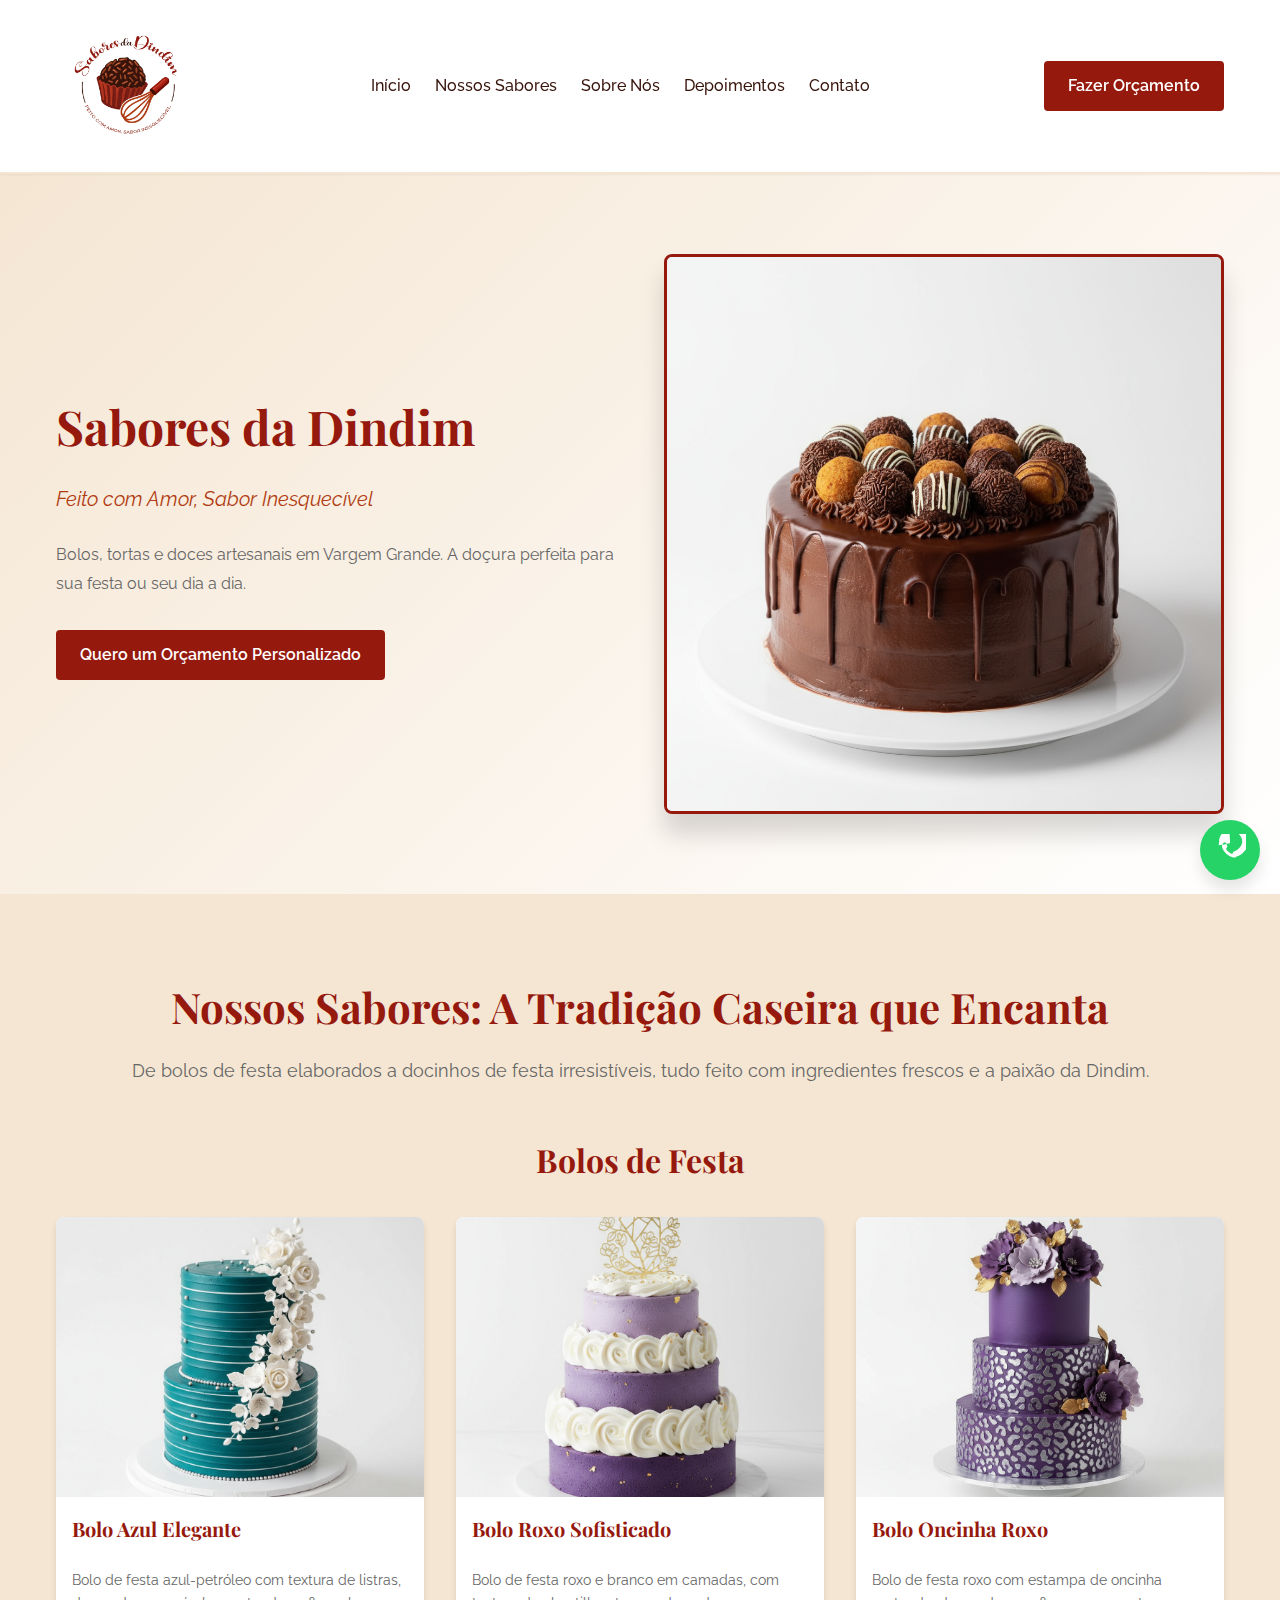
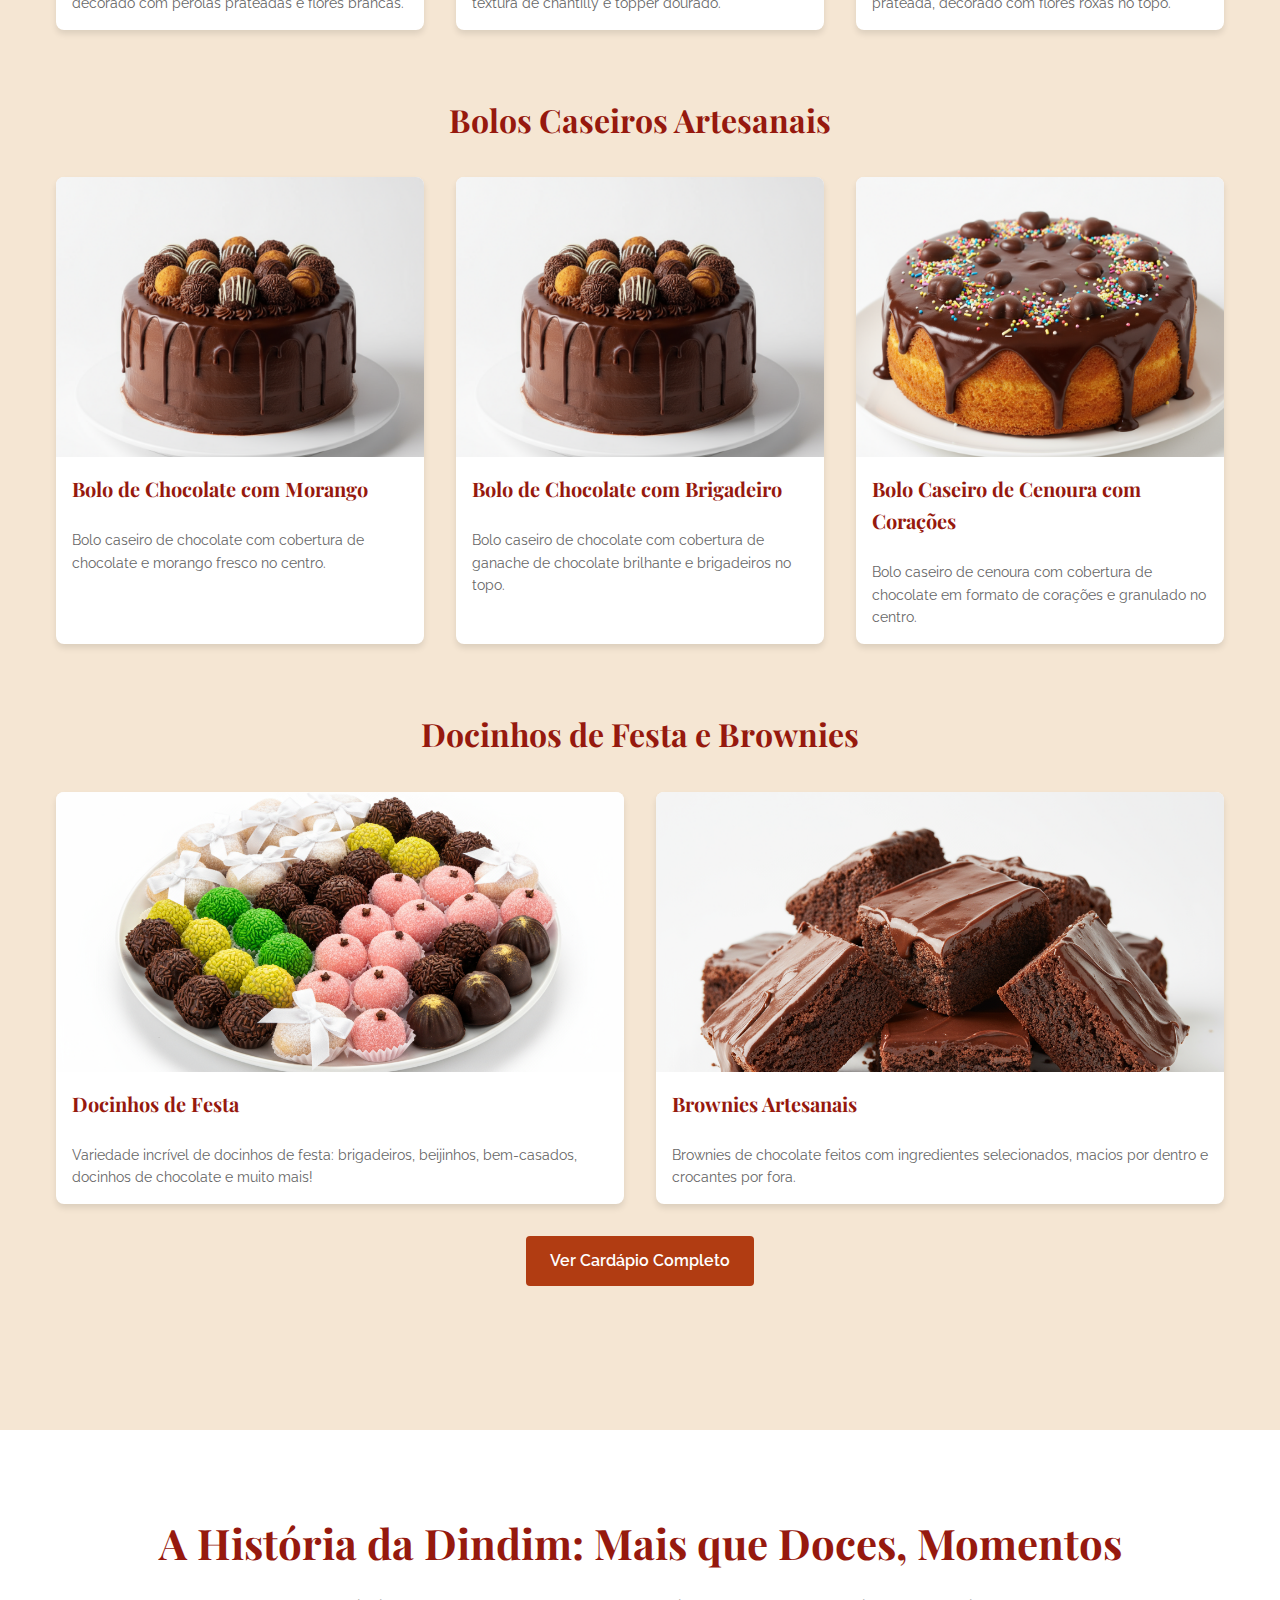
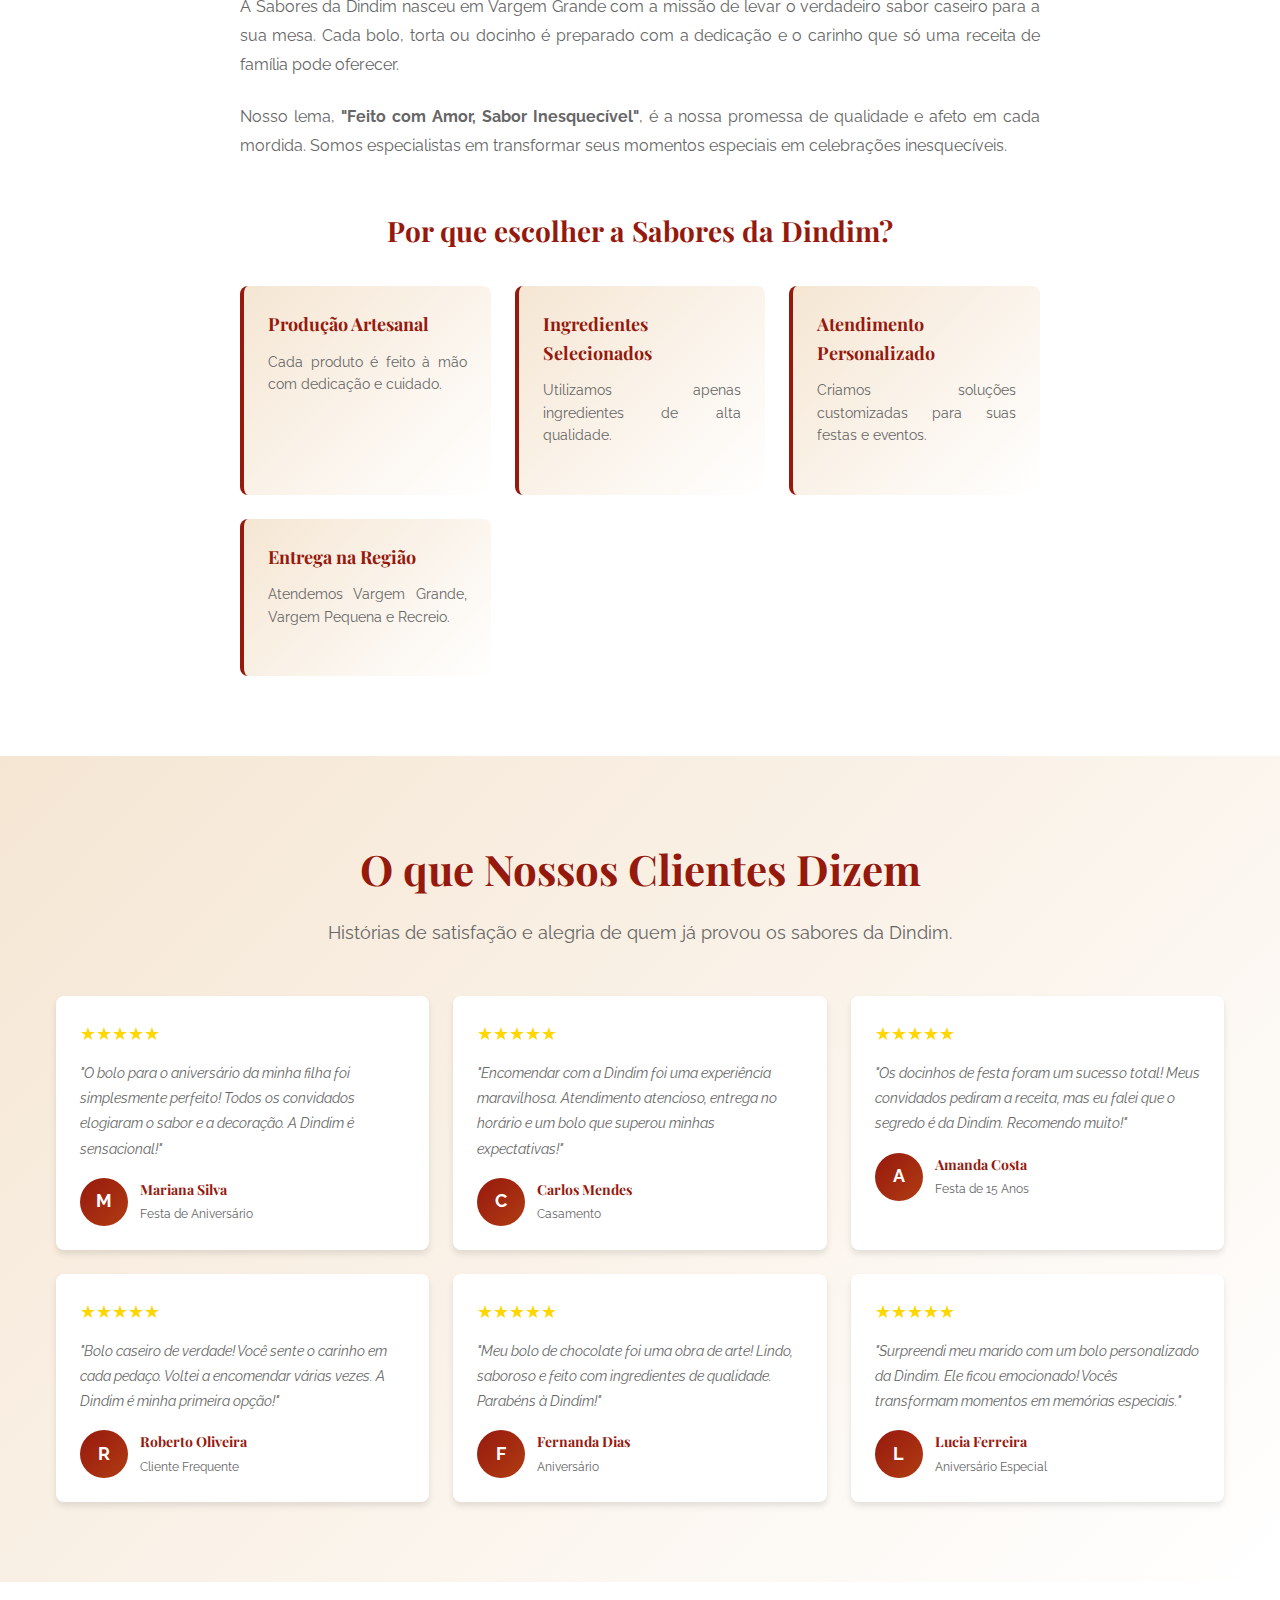
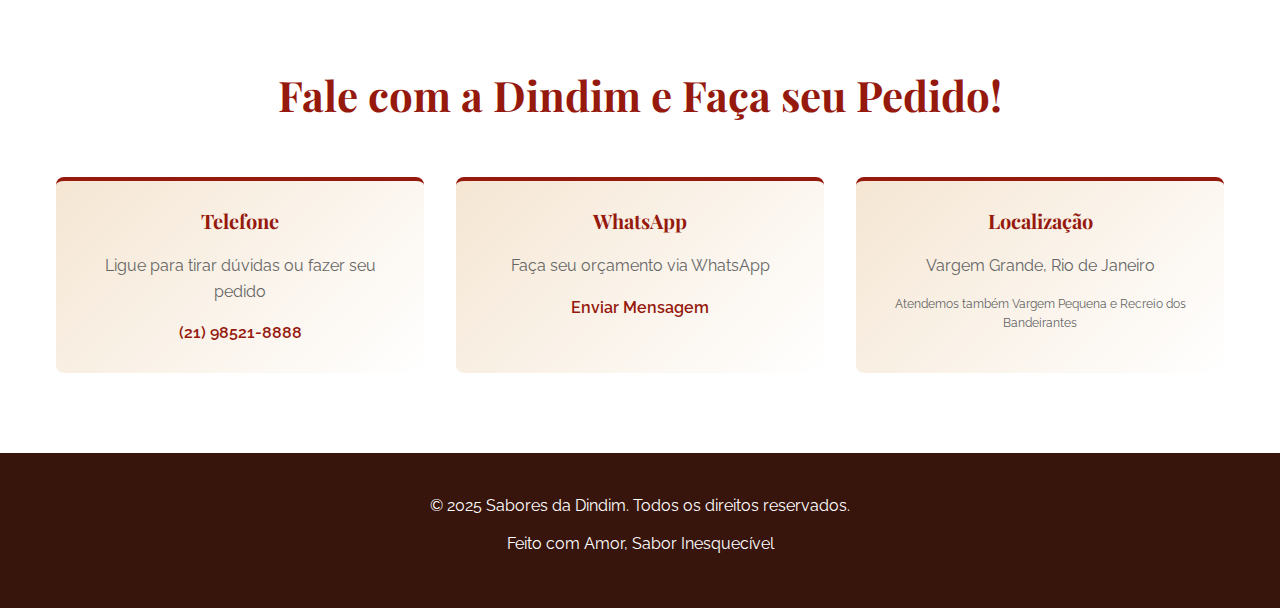
<file: index.html>
<!DOCTYPE html>
<html lang="pt-BR">
<head>
    <meta name="google-site-verification" content="nvm4ao1jgrljpBtBW4xfDtqBAr6PbMAlSoRn74NhHZM" />
    <!-- Google Tag Manager -->
<script>(function(w,d,s,l,i){w[l]=w[l]||[];w[l].push({'gtm.start':
new Date().getTime(),event:'gtm.js'});var f=d.getElementsByTagName(s)[0],
j=d.createElement(s),dl=l!='dataLayer'?'&l='+l:'';j.async=true;j.src=
'https://www.googletagmanager.com/gtm.js?id='+i+dl;f.parentNode.insertBefore(j,f);
})(window,document,'script','dataLayer','GTM-KS5BWSG8');</script>
<!-- End Google Tag Manager -->
    <!-- Google Tag Manager (noscript) -->
<noscript><iframe src="https://www.googletagmanager.com/ns.html?id=GTM-KS5BWSG8"
height="0" width="0" style="display:none;visibility:hidden"></iframe></noscript>
<!-- End Google Tag Manager (noscript) -->
    <meta name="google-site-verification" content="nvm4ao1jgrljpBtBW4xfDtqBAr6PbMAlSoRn74NhHZM" />
    <meta charset="UTF-8">
    <meta name="viewport" content="width=device-width, initial-scale=1.0">
    <meta name="description" content="Sabores da Dindim - Bolos, tortas e doces artesanais feitos com amor em Vargem Grande, Rio de Janeiro.">
    <meta name="theme-color" content="#96190E">
    <title>Sabores da Dindim - Bolos e Doces Artesanais</title>
    <link href="https://fonts.googleapis.com/css2?family=Raleway:wght@300;400;500;600;700&family=Playfair+Display:wght@700&display=swap" rel="stylesheet">
    <style>
        :root {
            --color-primary: #96190E;
            --color-secondary: #B13C12;
            --color-accent: #38150C;
            --color-dark: #38150C;
            --color-light: #F5E6D3;
            --color-white: #FFFFFF;
            --color-text: #38150C;
            --color-text-light: #666666;
            --shadow-sm: 0 1px 2px rgba(0, 0, 0, 0.05);
            --shadow-md: 0 4px 6px rgba(0, 0, 0, 0.1);
            --shadow-lg: 0 10px 15px rgba(0, 0, 0, 0.1);
            --shadow-xl: 0 20px 25px rgba(0, 0, 0, 0.15);
        }

        * {
            margin: 0;
            padding: 0;
            box-sizing: border-box;
        }

        html {
            scroll-behavior: smooth;
        }

        body {
            font-family: 'Raleway', sans-serif;
            font-size: 16px;
            line-height: 1.6;
            color: var(--color-text);
            background-color: var(--color-white);
        }

        h1, h2, h3, h4, h5, h6 {
            font-family: 'Playfair Display', serif;
            color: var(--color-primary);
        }

        .container {
            max-width: 1200px;
            margin: 0 auto;
            padding: 0 16px;
        }

        /* HEADER */
        .header {
            background-color: var(--color-white);
            border-bottom: 2px solid var(--color-light);
            position: sticky;
            top: 0;
            z-index: 100;
            box-shadow: var(--shadow-sm);
        }

        .header-content {
            display: flex;
            align-items: center;
            justify-content: space-between;
            padding: 16px 0;
            gap: 24px;
        }

        .logo {
            display: flex;
            align-items: center;
            gap: 12px;
            flex-shrink: 0;
        }

        .logo img {
            height: 140px;
            width: auto;
            object-fit: contain;
        }

        .nav {
            display: flex;
            gap: 24px;
            flex: 1;
            justify-content: center;
        }

        .nav-link {
            color: var(--color-text);
            text-decoration: none;
            font-weight: 500;
            transition: color 0.3s ease;
            font-family: 'Raleway', sans-serif;
        }

        .nav-link:hover {
            color: var(--color-primary);
        }

        .btn-primary {
            background-color: var(--color-primary);
            color: var(--color-white);
            padding: 12px 24px;
            border: none;
            border-radius: 4px;
            cursor: pointer;
            font-weight: 600;
            text-decoration: none;
            transition: background-color 0.3s ease;
            font-family: 'Raleway', sans-serif;
            display: inline-block;
        }

        .btn-primary:hover {
            background-color: var(--color-secondary);
        }

        .btn-secondary {
            background-color: var(--color-secondary);
            color: var(--color-white);
            padding: 12px 24px;
            border: none;
            border-radius: 4px;
            cursor: pointer;
            font-weight: 600;
            text-decoration: none;
            transition: background-color 0.3s ease;
            font-family: 'Raleway', sans-serif;
            display: inline-block;
        }

        .btn-secondary:hover {
            background-color: var(--color-primary);
        }

        /* HERO */
        .hero {
            background: linear-gradient(135deg, var(--color-light) 0%, var(--color-white) 100%);
            padding: 80px 0;
        }

        .hero-content {
            display: grid;
            grid-template-columns: 1fr 1fr;
            gap: 48px;
            align-items: center;
        }

        .hero-text h2 {
            font-size: 48px;
            margin-bottom: 16px;
            color: var(--color-primary);
        }

        .hero-text .tagline {
            font-size: 20px;
            color: var(--color-secondary);
            font-style: italic;
            margin-bottom: 24px;
        }

        .hero-text p {
            font-size: 16px;
            color: var(--color-text-light);
            margin-bottom: 32px;
            line-height: 1.8;
        }

        .hero-image {
            position: relative;
            border: 3px solid var(--color-primary);
            border-radius: 8px;
            overflow: hidden;
            box-shadow: var(--shadow-xl);
        }

        .hero-image img {
            width: 100%;
            height: auto;
            display: block;
        }

        /* SEÇÕES */
        section {
            padding: 80px 0;
        }

        .section-title {
            font-size: 42px;
            text-align: center;
            margin-bottom: 16px;
            color: var(--color-primary);
        }

        .section-subtitle {
            text-align: center;
            color: var(--color-text-light);
            font-size: 18px;
            margin-bottom: 48px;
        }

        /* PRODUTOS */
        .produtos {
            background-color: var(--color-light);
        }

        .categoria {
            margin-bottom: 64px;
        }

        .categoria h3 {
            font-size: 32px;
            margin-bottom: 32px;
            color: var(--color-primary);
            text-align: center;
        }

        .produtos-grid {
            display: grid;
            grid-template-columns: repeat(auto-fit, minmax(280px, 1fr));
            gap: 32px;
            margin-bottom: 32px;
        }

        .produto {
            background-color: var(--color-white);
            border-radius: 8px;
            overflow: hidden;
            box-shadow: var(--shadow-md);
            transition: transform 0.3s ease, box-shadow 0.3s ease;
        }

        .produto:hover {
            transform: translateY(-8px);
            box-shadow: var(--shadow-lg);
        }

        .produto img {
            width: 100%;
            height: 280px;
            object-fit: cover;
            display: block;
        }

        .produto h4 {
            font-size: 20px;
            padding: 16px;
            color: var(--color-primary);
            margin-bottom: 8px;
        }

        .produto p {
            padding: 0 16px 16px;
            color: var(--color-text-light);
            font-size: 14px;
            line-height: 1.6;
        }

        /* SOBRE */
        .sobre {
            background-color: var(--color-white);
        }

        .sobre-content {
            max-width: 800px;
            margin: 0 auto;
        }

        .sobre-content p {
            font-size: 16px;
            color: var(--color-text-light);
            margin-bottom: 24px;
            line-height: 1.8;
            text-align: justify;
        }

        .diferenciais {
            margin-top: 48px;
        }

        .diferenciais h3 {
            font-size: 28px;
            margin-bottom: 32px;
            color: var(--color-primary);
            text-align: center;
        }

        .diferenciais-grid {
            display: grid;
            grid-template-columns: repeat(auto-fit, minmax(250px, 1fr));
            gap: 24px;
        }

        .diferencial {
            background: linear-gradient(135deg, var(--color-light) 0%, var(--color-white) 100%);
            padding: 24px;
            border-radius: 8px;
            border-left: 4px solid var(--color-primary);
        }

        .diferencial h4 {
            font-size: 18px;
            margin-bottom: 12px;
            color: var(--color-primary);
        }

        .diferencial p {
            font-size: 14px;
            color: var(--color-text-light);
            line-height: 1.6;
        }

        /* DEPOIMENTOS */
        .depoimentos {
            background: linear-gradient(135deg, var(--color-light) 0%, var(--color-white) 100%);
        }

        .depoimentos-grid {
            display: grid;
            grid-template-columns: repeat(auto-fit, minmax(300px, 1fr));
            gap: 24px;
        }

        .depoimento {
            background-color: var(--color-white);
            padding: 24px;
            border-radius: 8px;
            box-shadow: var(--shadow-md);
            transition: transform 0.3s ease;
        }

        .depoimento:hover {
            transform: translateY(-4px);
        }

        .depoimento-stars {
            color: #FFD700;
            font-size: 18px;
            margin-bottom: 12px;
        }

        .depoimento-texto {
            font-size: 14px;
            color: var(--color-text-light);
            line-height: 1.8;
            margin-bottom: 16px;
            font-style: italic;
        }

        .depoimento-autor {
            display: flex;
            gap: 12px;
            align-items: center;
        }

        .depoimento-avatar {
            width: 48px;
            height: 48px;
            border-radius: 50%;
            background: linear-gradient(135deg, var(--color-primary), var(--color-secondary));
            color: var(--color-white);
            display: flex;
            align-items: center;
            justify-content: center;
            font-weight: 700;
            font-size: 18px;
        }

        .depoimento-info h4 {
            font-size: 14px;
            margin-bottom: 4px;
            color: var(--color-primary);
        }

        .depoimento-info p {
            font-size: 12px;
            color: var(--color-text-light);
        }

        /* CONTATO */
        .contato {
            background-color: var(--color-white);
        }

        .contato-content {
            display: grid;
            grid-template-columns: repeat(auto-fit, minmax(280px, 1fr));
            gap: 32px;
            margin-top: 48px;
        }

        .contato-item {
            text-align: center;
            padding: 24px;
            background: linear-gradient(135deg, var(--color-light) 0%, var(--color-white) 100%);
            border-radius: 8px;
            border-top: 4px solid var(--color-primary);
        }

        .contato-item h3 {
            font-size: 20px;
            margin-bottom: 16px;
            color: var(--color-primary);
        }

        .contato-item p {
            color: var(--color-text-light);
            margin-bottom: 16px;
        }

        .contato-item a {
            color: var(--color-primary);
            text-decoration: none;
            font-weight: 600;
            transition: color 0.3s ease;
        }

        .contato-item a:hover {
            color: var(--color-secondary);
        }

        /* FOOTER */
        .footer {
            background-color: var(--color-accent);
            color: var(--color-white);
            padding: 40px 0;
            text-align: center;
        }

        .footer p {
            margin-bottom: 12px;
        }

        /* WHATSAPP FLUTUANTE */
        .whatsapp-flutuante {
            position: fixed;
            bottom: 20px;
            right: 20px;
            width: 60px;
            height: 60px;
            background-color: #25D366;
            border-radius: 50%;
            display: flex;
            align-items: center;
            justify-content: center;
            cursor: pointer;
            box-shadow: var(--shadow-lg);
            z-index: 999;
            transition: transform 0.3s ease;
            text-decoration: none;
        }

        .whatsapp-flutuante:hover {
            transform: scale(1.1);
        }

        .whatsapp-flutuante svg {
            width: 32px;
            height: 32px;
            fill: white;
        }

        /* RESPONSIVIDADE */
        @media (max-width: 768px) {
            .header-content {
                flex-wrap: wrap;
                padding: 12px 0;
            }

            .logo img {
                height: 100px;
            }

            .nav {
                order: 3;
                width: 100%;
                flex-wrap: wrap;
                gap: 12px;
                justify-content: flex-start;
            }

            .nav-link {
                font-size: 14px;
            }

            .btn-primary {
                order: 2;
                padding: 8px 16px;
                font-size: 14px;
            }

            .hero-content {
                grid-template-columns: 1fr;
                gap: 24px;
            }

            .hero-text h2 {
                font-size: 32px;
            }

            .contato-content {
                grid-template-columns: 1fr;
            }

            .produtos-grid {
                grid-template-columns: repeat(auto-fit, minmax(200px, 1fr));
            }

            .depoimentos-grid {
                grid-template-columns: 1fr;
            }
        }

        @media (max-width: 480px) {
            .logo img {
                height: 50px;
            }

            .nav-link {
                font-size: 14px;
            }

            .hero-text h2 {
                font-size: 24px;
            }

            .section-title {
                font-size: 24px;
            }

            .produtos-grid {
                grid-template-columns: 1fr;
            }

            .diferenciais-grid {
                grid-template-columns: 1fr;
            }

            .depoimentos-grid {
                grid-template-columns: 1fr;
            }
        }
    </style>
</head>
    <meta name="google-site-verification" content="nvm4ao1jgrljpBtBW4xfDtqBAr6PbMAlSoRn74NhHZM" />
    <!-- Google Tag Manager -->
<script>(function(w,d,s,l,i){w[l]=w[l]||[];w[l].push({'gtm.start':
new Date().getTime(),event:'gtm.js'});var f=d.getElementsByTagName(s)[0],
j=d.createElement(s),dl=l!='dataLayer'?'&l='+l:'';j.async=true;j.src=
'https://www.googletagmanager.com/gtm.js?id='+i+dl;f.parentNode.insertBefore(j,f);
})(window,document,'script','dataLayer','GTM-KS5BWSG8');</script>
<!-- End Google Tag Manager -->
    <!-- Google Tag Manager (noscript) -->
<noscript><iframe src="https://www.googletagmanager.com/ns.html?id=GTM-KS5BWSG8"
height="0" width="0" style="display:none;visibility:hidden"></iframe></noscript>
<!-- End Google Tag Manager (noscript) -->
<body>
    <meta name="google-site-verification" content="nvm4ao1jgrljpBtBW4xfDtqBAr6PbMAlSoRn74NhHZM" />
    <meta name="google-site-verification" content="nvm4ao1jgrljpBtBW4xfDtqBAr6PbMAlSoRn74NhHZM" />
    <!-- HEADER -->
    <header class="header">
        <div class="container">
            <div class="header-content">
                <div class="logo">
                    <img src="logo_circular.jpg" alt="Logo Sabores da Dindim" />
                </div>
                <nav class="nav">
                    <a href="#inicio" class="nav-link">Início</a>
                    <a href="#sabores" class="nav-link">Nossos Sabores</a>
                    <a href="#sobre" class="nav-link">Sobre Nós</a>
                    <a href="#depoimentos" class="nav-link">Depoimentos</a>
                    <a href="#contato" class="nav-link">Contato</a>
                </nav>
                <a href="https://wa.me/5521985218888?text=Olá%2C%20gostaria%20de%20fazer%20um%20orçamento%20para%20um%20bolo%20personalizado." class="btn-primary" target="_blank">Fazer Orçamento</a>
            </div>
        </div>
    </header>

    <!-- HERO -->
    <section id="inicio" class="hero">
        <div class="container">
            <div class="hero-content">
                <div class="hero-text">
                    <h2>Sabores da Dindim</h2>
                    <p class="tagline">Feito com Amor, Sabor Inesquecível</p>
                    <p>Bolos, tortas e doces artesanais em Vargem Grande. A doçura perfeita para sua festa ou seu dia a dia.</p>
                    <a href="https://wa.me/5521985218888?text=Olá%2C%20gostaria%20de%20fazer%20um%20orçamento%20para%20um%20bolo%20personalizado." class="btn-primary" target="_blank">Quero um Orçamento Personalizado</a>
                </div>
                <div class="hero-image">
                    <img src="produto_bolo_chocolate_brigadeiro_profissional.jpg" alt="Bolos artesanais Sabores da Dindim" />
                </div>
            </div>
        </div>
    </section>

    <!-- PRODUTOS -->
    <section id="sabores" class="produtos">
        <div class="container">
            <h2 class="section-title">Nossos Sabores: A Tradição Caseira que Encanta</h2>
            <p class="section-subtitle">De bolos de festa elaborados a docinhos de festa irresistíveis, tudo feito com ingredientes frescos e a paixão da Dindim.</p>

            <div>
                <div class="categoria">
                    <h3>Bolos de Festa</h3>
                    <div class="produtos-grid">
                        <div class="produto">
                            <img src="produto_bolo_azul_profissional.jpg" alt="Bolo azul com pérolas" />
                            <h4>Bolo Azul Elegante</h4>
                            <p>Bolo de festa azul-petróleo com textura de listras, decorado com pérolas prateadas e flores brancas.</p>
                        </div>
                        <div class="produto">
                            <img src="produto_bolo_roxo_profissional.jpg" alt="Bolo roxo com chantilly" />
                            <h4>Bolo Roxo Sofisticado</h4>
                            <p>Bolo de festa roxo e branco em camadas, com textura de chantilly e topper dourado.</p>
                        </div>
                        <div class="produto">
                            <img src="produto_bolo_oncinha_roxo_profissional.jpg" alt="Bolo roxo com oncinha" />
                            <h4>Bolo Oncinha Roxo</h4>
                            <p>Bolo de festa roxo com estampa de oncinha prateada, decorado com flores roxas no topo.</p>
                        </div>
                    </div>
                </div>

                <div class="categoria">
                    <h3>Bolos Caseiros Artesanais</h3>
                    <div class="produtos-grid">
                        <div class="produto">
                            <img src="produto_bolo_chocolate_brigadeiro_profissional.jpg" alt="Bolo caseiro com morango" />
                            <h4>Bolo de Chocolate com Morango</h4>
                            <p>Bolo caseiro de chocolate com cobertura de chocolate e morango fresco no centro.</p>
                        </div>
                        <div class="produto">
                            <img src="produto_bolo_chocolate_brigadeiro_profissional.jpg" alt="Bolo caseiro com brigadeiro" />
                            <h4>Bolo de Chocolate com Brigadeiro</h4>
                            <p>Bolo caseiro de chocolate com cobertura de ganache de chocolate brilhante e brigadeiros no topo.</p>
                        </div>
                        <div class="produto">
                            <img src="produto_bolo_coracoes_profissional.jpg" alt="Bolo caseiro com corações" />
                            <h4>Bolo Caseiro de Cenoura com Corações</h4>
                            <p>Bolo caseiro de cenoura com cobertura de chocolate em formato de corações e granulado no centro.</p>
                        </div>
                    </div>
                </div>

                <div class="categoria">
                    <h3>Docinhos de Festa e Brownies</h3>
                    <div class="produtos-grid">
                        <div class="produto">
                            <img src="produto_docinhos_festa_profissional.jpg" alt="Docinhos de festa coloridos" />
                            <h4>Docinhos de Festa</h4>
                            <p>Variedade incrível de docinhos de festa: brigadeiros, beijinhos, bem-casados, docinhos de chocolate e muito mais!</p>
                        </div>
                        <div class="produto">
                            <img src="produto_brownies_profissional.jpg" alt="Brownies de chocolate artesanais" />
                            <h4>Brownies Artesanais</h4>
                            <p>Brownies de chocolate feitos com ingredientes selecionados, macios por dentro e crocantes por fora.</p>
                        </div>
                    </div>
                    <div style="text-align: center; margin-top: 24px;">
                        <a href="https://wa.me/5521985218888?text=Olá%2C%20gostaria%20de%20saber%20mais%20sobre%20os%20docinhos%20de%20festa%20e%20brownies." class="btn-secondary" target="_blank">Ver Cardápio Completo</a>
                    </div>
                </div>
            </div>
        </div>
    </section>

    <!-- SOBRE -->
    <section id="sobre" class="sobre">
        <div class="container">
            <h2 class="section-title">A História da Dindim: Mais que Doces, Momentos</h2>
            <div class="sobre-content">
                <p>A Sabores da Dindim nasceu em Vargem Grande com a missão de levar o verdadeiro sabor caseiro para a sua mesa. Cada bolo, torta ou docinho é preparado com a dedicação e o carinho que só uma receita de família pode oferecer.</p>
                <p>Nosso lema, <strong>"Feito com Amor, Sabor Inesquecível"</strong>, é a nossa promessa de qualidade e afeto em cada mordida. Somos especialistas em transformar seus momentos especiais em celebrações inesquecíveis.</p>
                
                <div class="diferenciais">
                    <h3>Por que escolher a Sabores da Dindim?</h3>
                    <div class="diferenciais-grid">
                        <div class="diferencial">
                            <h4>Produção Artesanal</h4>
                            <p>Cada produto é feito à mão com dedicação e cuidado.</p>
                        </div>
                        <div class="diferencial">
                            <h4>Ingredientes Selecionados</h4>
                            <p>Utilizamos apenas ingredientes de alta qualidade.</p>
                        </div>
                        <div class="diferencial">
                            <h4>Atendimento Personalizado</h4>
                            <p>Criamos soluções customizadas para suas festas e eventos.</p>
                        </div>
                        <div class="diferencial">
                            <h4>Entrega na Região</h4>
                            <p>Atendemos Vargem Grande, Vargem Pequena e Recreio.</p>
                        </div>
                    </div>
                </div>
            </div>
        </div>
    </section>

    <!-- DEPOIMENTOS -->
    <section id="depoimentos" class="depoimentos">
        <div class="container">
            <h2 class="section-title">O que Nossos Clientes Dizem</h2>
            <p class="section-subtitle">Histórias de satisfação e alegria de quem já provou os sabores da Dindim.</p>
            
            <div class="depoimentos-grid">
                <div class="depoimento">
                    <div class="depoimento-stars">★★★★★</div>
                    <p class="depoimento-texto">"O bolo para o aniversário da minha filha foi simplesmente perfeito! Todos os convidados elogiaram o sabor e a decoração. A Dindim é sensacional!"</p>
                    <div class="depoimento-autor">
                        <div class="depoimento-avatar">M</div>
                        <div class="depoimento-info">
                            <h4>Mariana Silva</h4>
                            <p>Festa de Aniversário</p>
                        </div>
                    </div>
                </div>

                <div class="depoimento">
                    <div class="depoimento-stars">★★★★★</div>
                    <p class="depoimento-texto">"Encomendar com a Dindim foi uma experiência maravilhosa. Atendimento atencioso, entrega no horário e um bolo que superou minhas expectativas!"</p>
                    <div class="depoimento-autor">
                        <div class="depoimento-avatar">C</div>
                        <div class="depoimento-info">
                            <h4>Carlos Mendes</h4>
                            <p>Casamento</p>
                        </div>
                    </div>
                </div>

                <div class="depoimento">
                    <div class="depoimento-stars">★★★★★</div>
                    <p class="depoimento-texto">"Os docinhos de festa foram um sucesso total! Meus convidados pediram a receita, mas eu falei que o segredo é da Dindim. Recomendo muito!"</p>
                    <div class="depoimento-autor">
                        <div class="depoimento-avatar">A</div>
                        <div class="depoimento-info">
                            <h4>Amanda Costa</h4>
                            <p>Festa de 15 Anos</p>
                        </div>
                    </div>
                </div>

                <div class="depoimento">
                    <div class="depoimento-stars">★★★★★</div>
                    <p class="depoimento-texto">"Bolo caseiro de verdade! Você sente o carinho em cada pedaço. Voltei a encomendar várias vezes. A Dindim é minha primeira opção!"</p>
                    <div class="depoimento-autor">
                        <div class="depoimento-avatar">R</div>
                        <div class="depoimento-info">
                            <h4>Roberto Oliveira</h4>
                            <p>Cliente Frequente</p>
                        </div>
                    </div>
                </div>

                <div class="depoimento">
                    <div class="depoimento-stars">★★★★★</div>
                    <p class="depoimento-texto">"Meu bolo de chocolate foi uma obra de arte! Lindo, saboroso e feito com ingredientes de qualidade. Parabéns à Dindim!"</p>
                    <div class="depoimento-autor">
                        <div class="depoimento-avatar">F</div>
                        <div class="depoimento-info">
                            <h4>Fernanda Dias</h4>
                            <p>Aniversário</p>
                        </div>
                    </div>
                </div>

                <div class="depoimento">
                    <div class="depoimento-stars">★★★★★</div>
                    <p class="depoimento-texto">"Surpreendi meu marido com um bolo personalizado da Dindim. Ele ficou emocionado! Vocês transformam momentos em memórias especiais."</p>
                    <div class="depoimento-autor">
                        <div class="depoimento-avatar">L</div>
                        <div class="depoimento-info">
                            <h4>Lucia Ferreira</h4>
                            <p>Aniversário Especial</p>
                        </div>
                    </div>
                </div>
            </div>
        </div>
    </section>

    <!-- CONTATO -->
    <section id="contato" class="contato">
        <div class="container">
            <h2 class="section-title">Fale com a Dindim e Faça seu Pedido!</h2>
            <div class="contato-content">
                <div class="contato-item">
                    <h3>Telefone</h3>
                    <p>Ligue para tirar dúvidas ou fazer seu pedido</p>
                    <a href="tel:+5521985218888">(21) 98521-8888</a>
                </div>
                <div class="contato-item">
                    <h3>WhatsApp</h3>
                    <p>Faça seu orçamento via WhatsApp</p>
                    <a href="https://wa.me/5521985218888?text=Olá%2C%20gostaria%20de%20fazer%20um%20orçamento." target="_blank">Enviar Mensagem</a>
                </div>
                <div class="contato-item">
                    <h3>Localização</h3>
                    <p>Vargem Grande, Rio de Janeiro</p>
                    <p style="font-size: 12px; color: var(--color-text-light);">Atendemos também Vargem Pequena e Recreio dos Bandeirantes</p>
                </div>
            </div>
        </div>
    </section>

    <!-- FOOTER -->
    <footer class="footer">
        <div class="container">
            <p>&copy; 2025 Sabores da Dindim. Todos os direitos reservados.</p>
            <p>Feito com Amor, Sabor Inesquecível</p>
        </div>
    </footer>

    <!-- WHATSAPP FLUTUANTE -->
    <a href="https://wa.me/5521985218888?text=Olá%2C%20gostaria%20de%20fazer%20um%20orçamento." class="whatsapp-flutuante" target="_blank" title="Fale conosco no WhatsApp">
        <svg viewBox="0 0 24 24" xmlns="http://www.w3.org/2000/svg">
            <path d="M17.472 14.382c-.297-.149-1.758-.867-2.03-.967-.273-.099-.471-.148-.67.15-.197.297-.767.966-.94 1.164-.173.199-.347.223-.644.075-.297-.15-1.255-.463-2.39-1.475-.883-.788-1.48-1.761-1.653-2.059-.173-.297-.018-.458.13-.606.134-.133.298-.347.446-.52.149-.174.198-.298.298-.497.099-.198.05-.371-.025-.52-.075-.149-.669-1.612-.916-2.207-.242-.579-.487-.5-.67-.51-.173-.008-.371-.01-.57-.01-.198 0-.52.074-.792.372-.272.297-1.04 1.016-1.04 2.479 0 1.462 1.065 2.875 1.213 3.074.149.198 2.096 3.2 5.076 4.487.709.306 1.262.489 1.694.625.712.227 1.36.195 1.871.118.571-.085 1.758-.719 2.006-1.413.248-.694.248-1.289.173-1.413-.074-.124-.272-.198-.57-.347m-5.421-7.403h-.004a9.87 9.87 0 00-4.781 1.149l-.335-.169-3.476.522.531-3.37-.221-.353a9.9 9.9 0 011.51-4.169c3.552-3.612 9.364-3.889 13.101-.743 3.736 3.147 3.736 8.194.039 11.231-1.119 1.02-2.45 1.778-3.807 2.186l-.384.102.577 3.335.39.203a9.88 9.88 0 004.602-1.223c5.038-3.355 7.647-9.573 5.614-15.255-2.033-5.683-8.041-8.679-13.995-6.937z"/>
        </svg>
    </a>

    <script>
        // Smooth scroll para links internos
        document.querySelectorAll('a[href^="#"]').forEach(anchor => {
            anchor.addEventListener('click', function (e) {
                e.preventDefault();
                const target = document.querySelector(this.getAttribute('href'));
                if (target) {
                    target.scrollIntoView({
                        behavior: 'smooth'
                    });
                }
            });
        });
    </script>
</body>
</html>
</file>
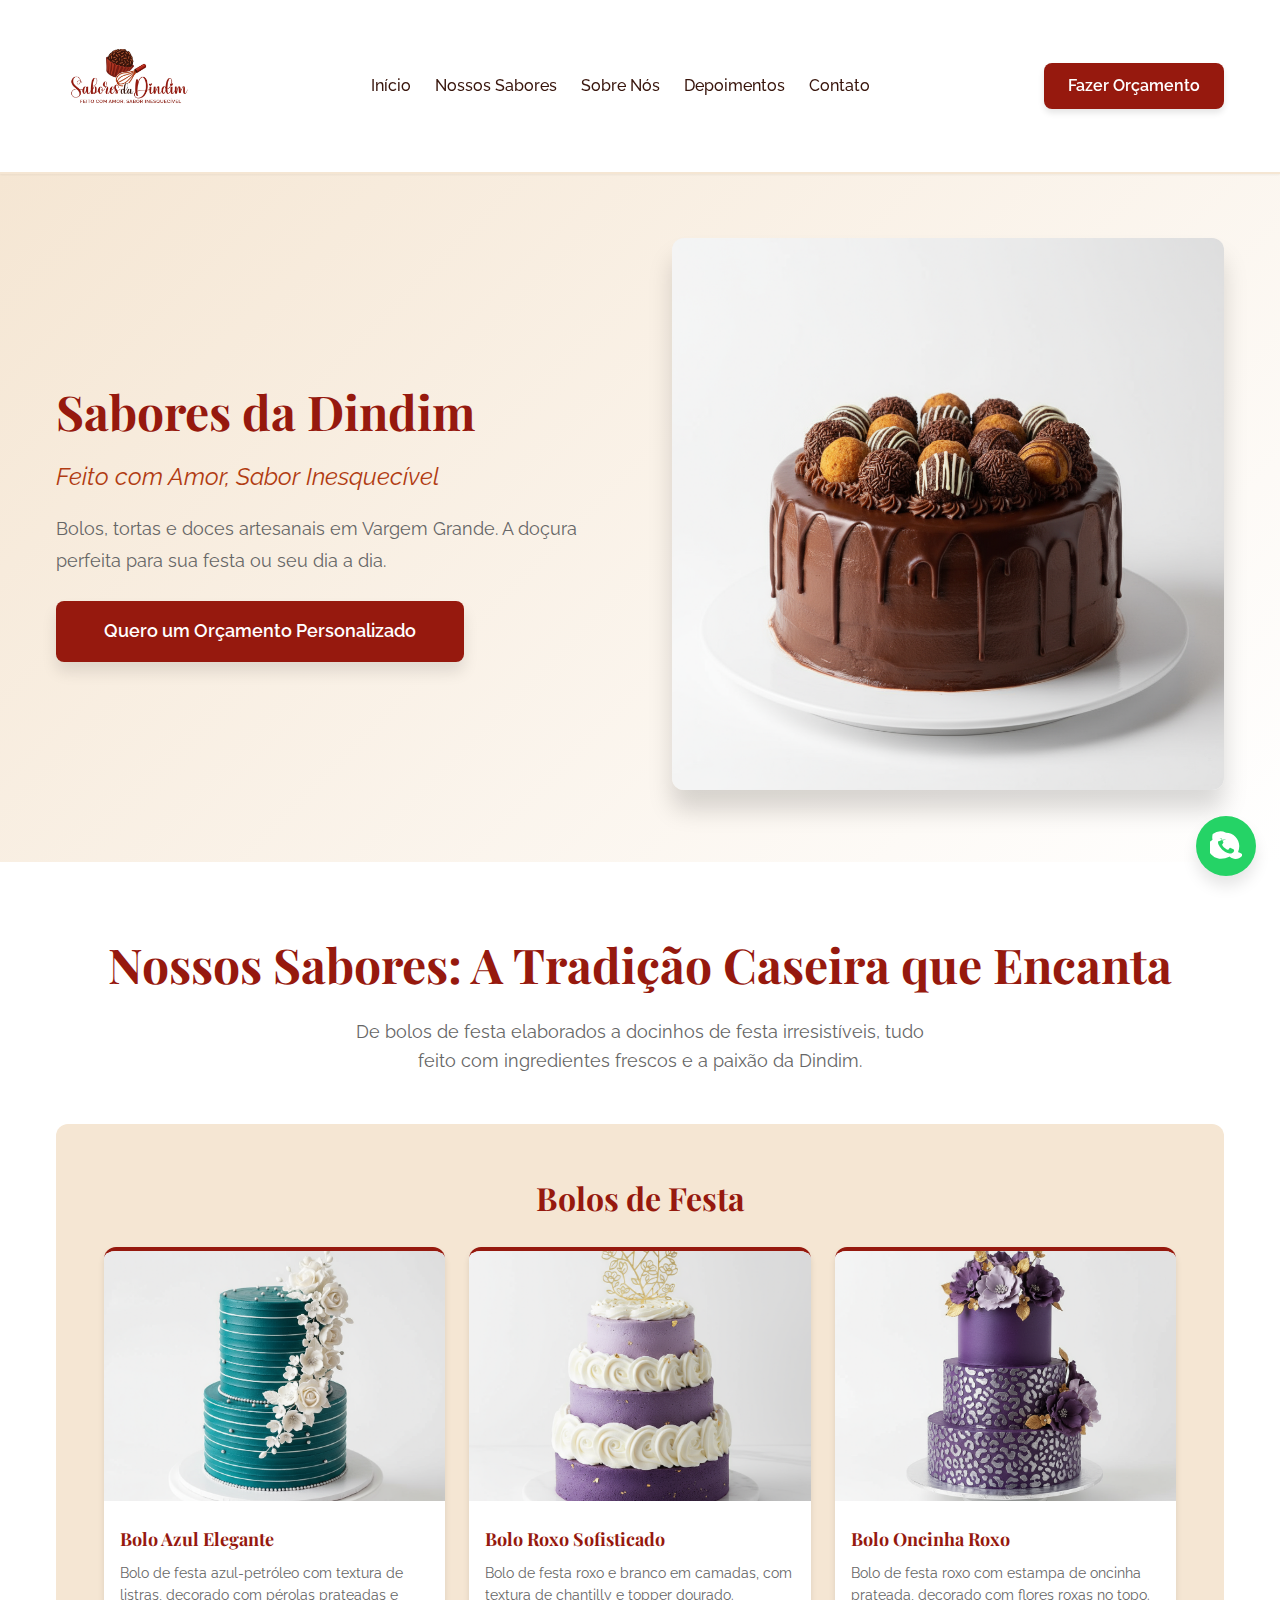
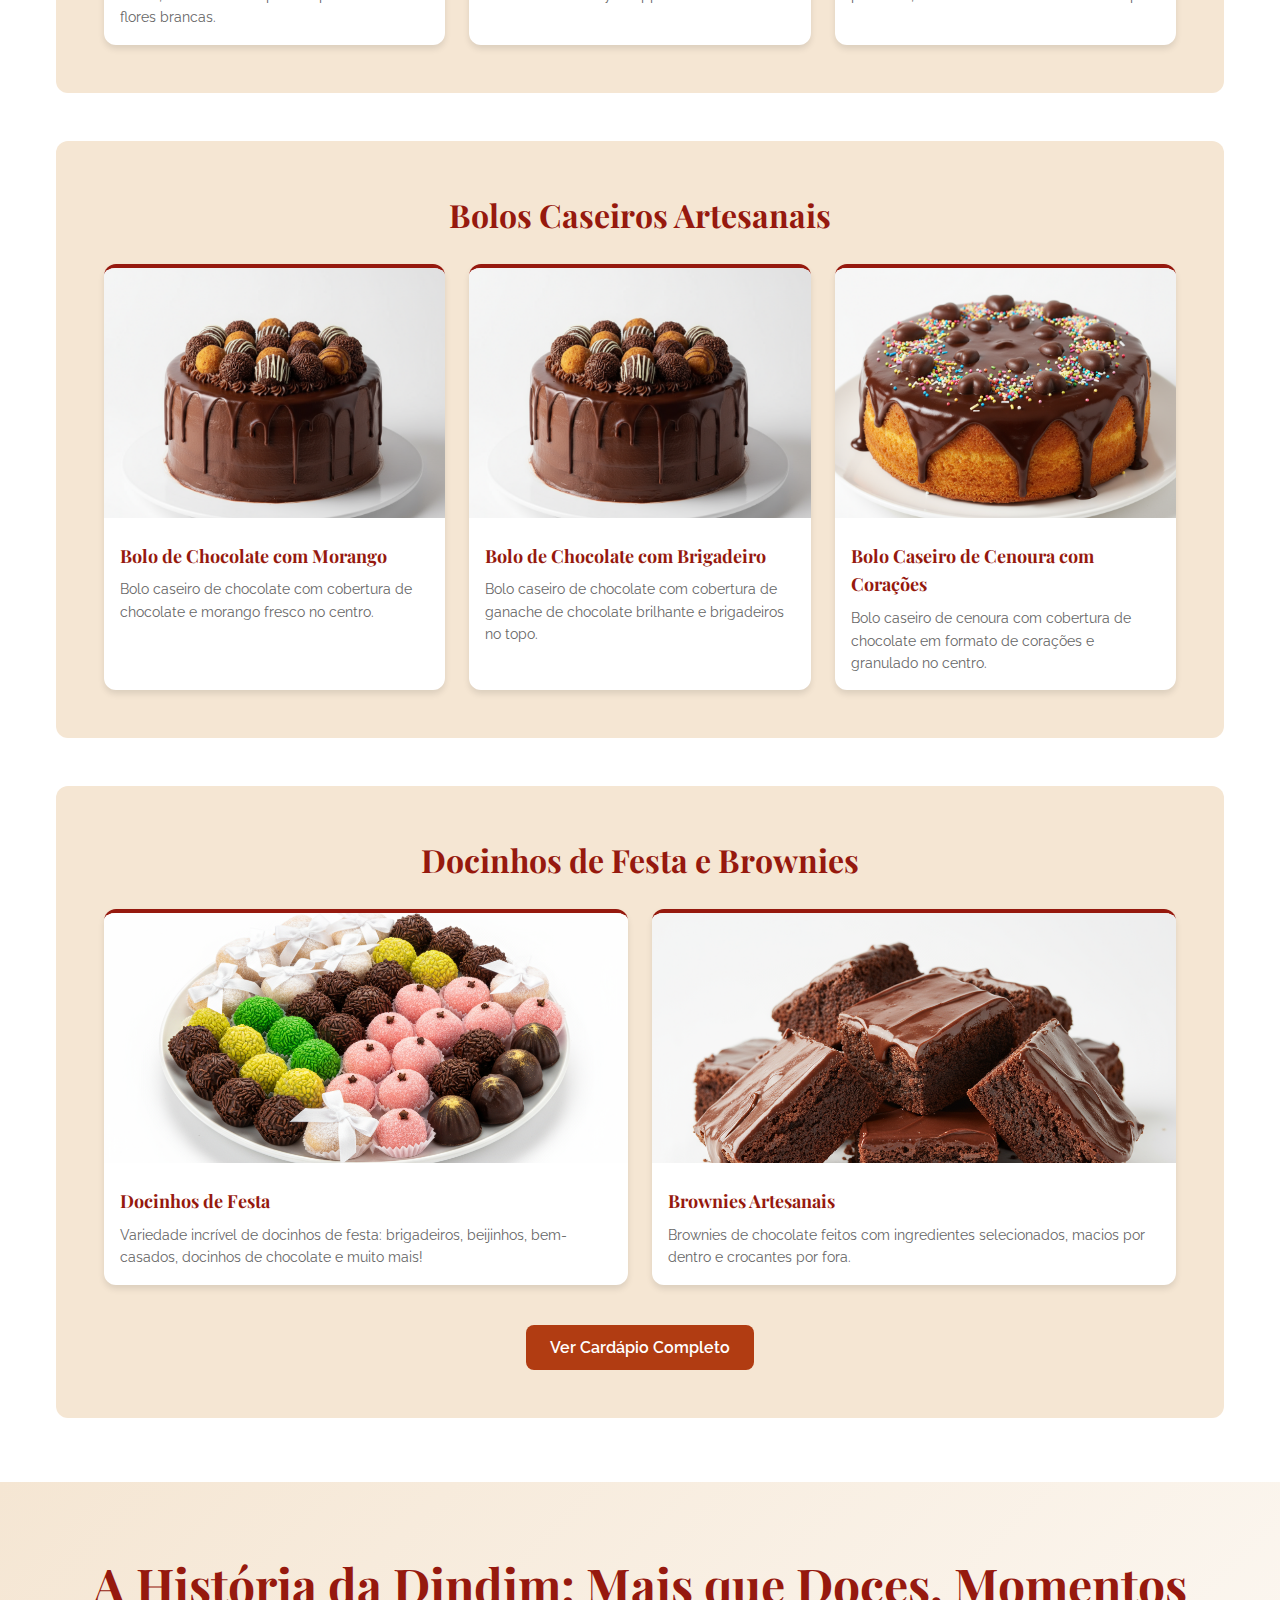
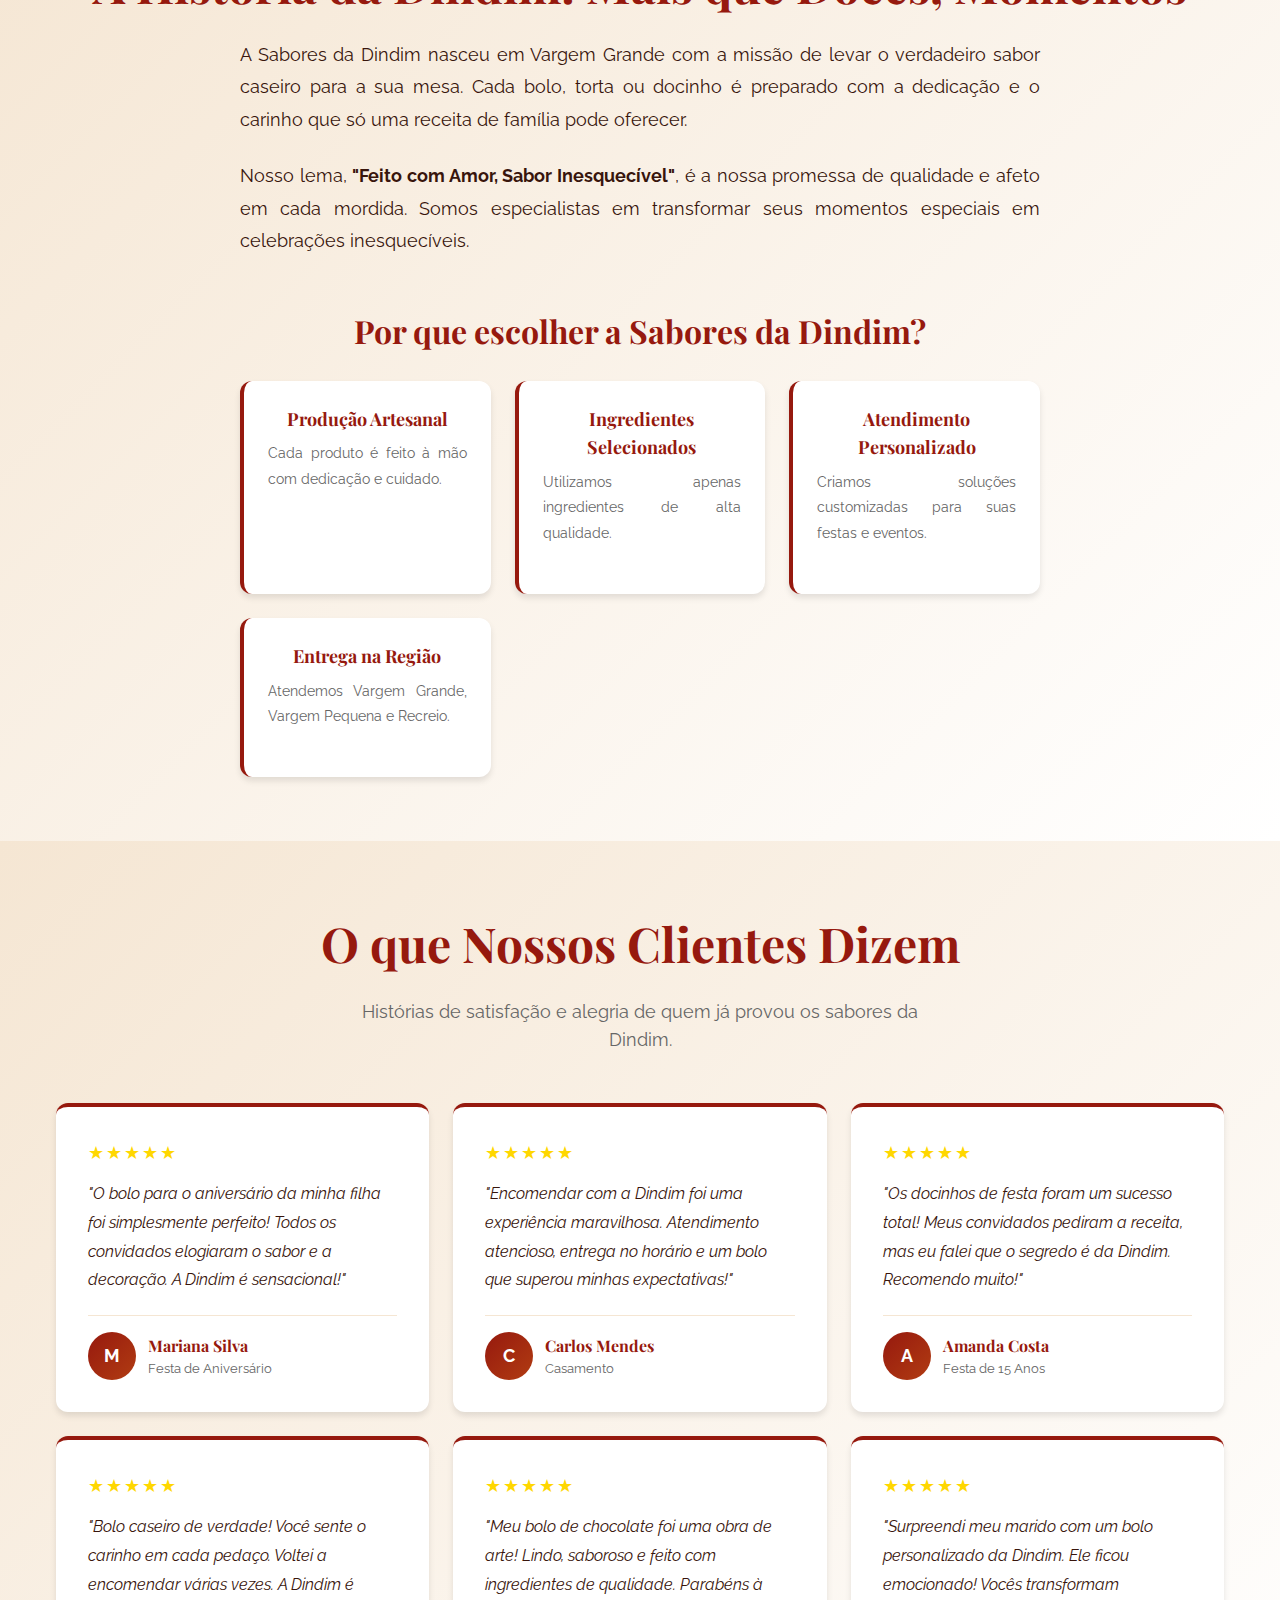
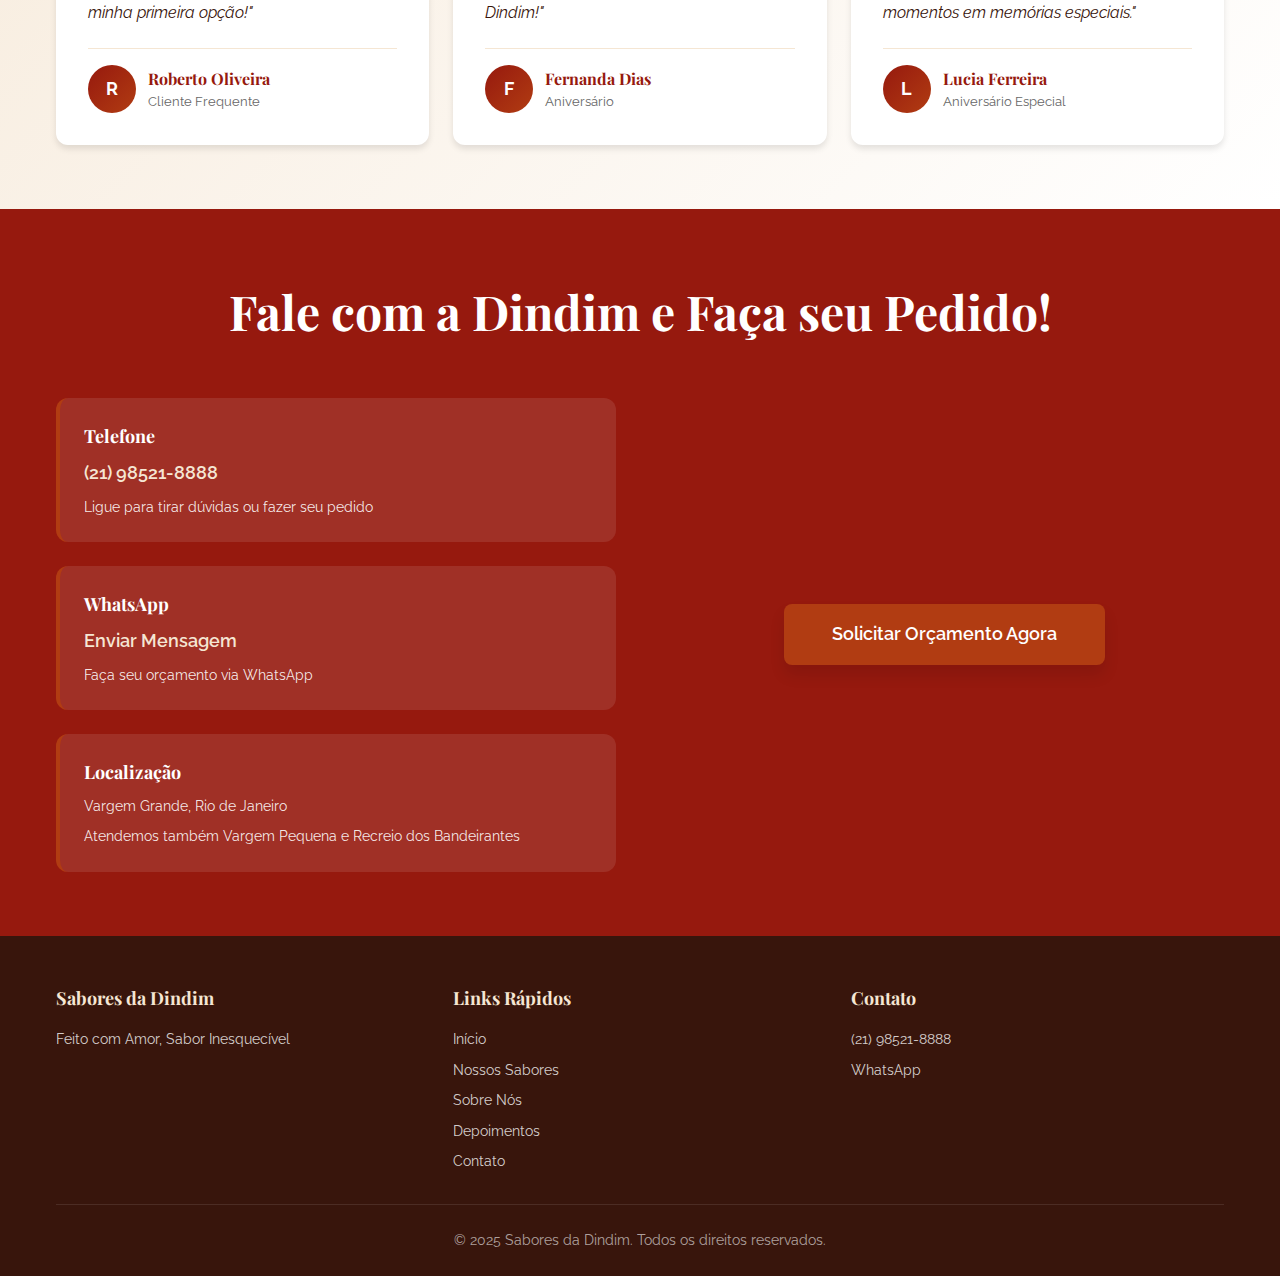
<file: sabores_dindim_final (2).html>
<!DOCTYPE html>
<html lang="pt-BR">
<head>
    <!-- Google Tag Manager -->
<script>(function(w,d,s,l,i){w[l]=w[l]||[];w[l].push({'gtm.start':
new Date().getTime(),event:'gtm.js'});var f=d.getElementsByTagName(s)[0],
j=d.createElement(s),dl=l!='dataLayer'?'&l='+l:'';j.async=true;j.src=
'https://www.googletagmanager.com/gtm.js?id='+i+dl;f.parentNode.insertBefore(j,f);
})(window,document,'script','dataLayer','GTM-KS5BWSG8');</script>
<!-- End Google Tag Manager -->
    <!-- Google Tag Manager (noscript) -->
<noscript><iframe src="https://www.googletagmanager.com/ns.html?id=GTM-KS5BWSG8"
height="0" width="0" style="display:none;visibility:hidden"></iframe></noscript>
<!-- End Google Tag Manager (noscript) -->
    <meta charset="UTF-8">
    <meta name="viewport" content="width=device-width, initial-scale=1.0">
    <meta name="description" content="Sabores da Dindim - Bolos, tortas e doces artesanais feitos com amor em Vargem Grande, Rio de Janeiro.">
    <meta name="theme-color" content="#96190E">
    <title>Sabores da Dindim - Bolos e Doces Artesanais</title>
    <link href="https://fonts.googleapis.com/css2?family=Raleway:wght@300;400;500;600;700&family=Playfair+Display:wght@700&display=swap" rel="stylesheet">
    <style>
        :root {
            --color-primary: #96190E;
            --color-secondary: #B13C12;
            --color-accent: #38150C;
            --color-dark: #38150C;
            --color-light: #F5E6D3;
            --color-white: #FFFFFF;
            --color-text: #38150C;
            --color-text-light: #666666;
            --shadow-sm: 0 1px 2px rgba(0, 0, 0, 0.05);
            --shadow-md: 0 4px 6px rgba(0, 0, 0, 0.1);
            --shadow-lg: 0 10px 15px rgba(0, 0, 0, 0.1);
            --shadow-xl: 0 20px 25px rgba(0, 0, 0, 0.15);
        }

        * {
            margin: 0;
            padding: 0;
            box-sizing: border-box;
        }

        html {
            scroll-behavior: smooth;
        }

        body {
            font-family: 'Raleway', sans-serif;
            font-size: 16px;
            line-height: 1.6;
            color: var(--color-text);
            background-color: var(--color-white);
        }

        h1, h2, h3, h4, h5, h6 {
            font-family: 'Playfair Display', serif;
            color: var(--color-primary);
        }

        .container {
            max-width: 1200px;
            margin: 0 auto;
            padding: 0 16px;
        }

        /* HEADER */
        .header {
            background-color: var(--color-white);
            border-bottom: 2px solid var(--color-light);
            position: sticky;
            top: 0;
            z-index: 100;
            box-shadow: var(--shadow-sm);
        }

        .header-content {
            display: flex;
            align-items: center;
            justify-content: space-between;
            padding: 16px 0;
            gap: 24px;
        }

        .logo {
            display: flex;
            align-items: center;
            gap: 12px;
            flex-shrink: 0;
        }

        .logo img {
            height: 140px;
            width: auto;
            object-fit: contain;
        }

        .nav {
            display: flex;
            gap: 24px;
            flex: 1;
            justify-content: center;
        }

        .nav-link {
            color: var(--color-text);
            text-decoration: none;
            font-weight: 500;
            transition: color 0.3s ease;
            font-family: 'Raleway', sans-serif;
        }

        .nav-link:hover {
            color: var(--color-primary);
        }

        .btn-primary, .btn-secondary, .btn-large {
            display: inline-block;
            padding: 10px 24px;
            border-radius: 8px;
            text-decoration: none;
            font-weight: 600;
            transition: all 0.3s ease;
            cursor: pointer;
            border: none;
            font-size: 16px;
            text-align: center;
            font-family: 'Raleway', sans-serif;
        }

        .btn-primary {
            background-color: var(--color-primary);
            color: var(--color-white);
            box-shadow: var(--shadow-md);
        }

        .btn-primary:hover {
            background-color: var(--color-accent);
            box-shadow: var(--shadow-lg);
            transform: translateY(-2px);
        }

        .btn-large {
            padding: 16px 48px;
            font-size: 18px;
            background-color: var(--color-primary);
            color: var(--color-white);
            box-shadow: var(--shadow-lg);
        }

        .btn-large:hover {
            background-color: var(--color-accent);
            box-shadow: var(--shadow-xl);
            transform: translateY(-3px);
        }

        .btn-secondary {
            background-color: var(--color-secondary);
            color: var(--color-white);
            margin-top: 16px;
        }

        .btn-secondary:hover {
            background-color: var(--color-primary);
        }

        /* HERO */
        .hero {
            background: linear-gradient(135deg, var(--color-light) 0%, var(--color-white) 100%);
            padding: 64px 0;
        }

        .hero-content {
            display: grid;
            grid-template-columns: 1fr 1fr;
            gap: 64px;
            align-items: center;
        }

        .hero-text h2 {
            font-size: 48px;
            color: var(--color-primary);
            margin-bottom: 8px;
            font-weight: 700;
            font-family: 'Playfair Display', serif;
        }

        .hero-subtitle {
            font-size: 24px;
            color: var(--color-secondary);
            font-style: italic;
            margin-bottom: 16px;
            font-family: 'Raleway', sans-serif;
        }

        .hero-description {
            font-size: 18px;
            color: var(--color-text-light);
            margin-bottom: 24px;
            line-height: 1.8;
        }

        .hero-image img {
            width: 100%;
            height: auto;
            border-radius: 12px;
            box-shadow: var(--shadow-xl);
            object-fit: cover;
        }

        /* SECTIONS */
        section {
            padding: 64px 0;
        }

        .section-title {
            font-size: 48px;
            color: var(--color-primary);
            text-align: center;
            margin-bottom: 16px;
            font-weight: 700;
            font-family: 'Playfair Display', serif;
        }

        .section-subtitle {
            font-size: 18px;
            color: var(--color-text-light);
            text-align: center;
            margin-bottom: 48px;
            max-width: 600px;
            margin-left: auto;
            margin-right: auto;
        }

        /* SABORES */
        .sabores {
            background-color: var(--color-white);
        }

        .categorias {
            display: flex;
            flex-direction: column;
            gap: 48px;
        }

        .categoria {
            background-color: var(--color-light);
            padding: 48px;
            border-radius: 12px;
        }

        .categoria h3 {
            font-size: 32px;
            color: var(--color-primary);
            margin-bottom: 24px;
            text-align: center;
            font-family: 'Playfair Display', serif;
        }

        .produtos-grid {
            display: grid;
            grid-template-columns: repeat(auto-fit, minmax(280px, 1fr));
            gap: 24px;
        }

        .produto {
            background-color: var(--color-white);
            border-radius: 12px;
            overflow: hidden;
            box-shadow: var(--shadow-md);
            transition: transform 0.3s ease, box-shadow 0.3s ease;
            border-top: 4px solid var(--color-primary);
        }

        .produto:hover {
            transform: translateY(-8px);
            box-shadow: var(--shadow-lg);
        }

        .produto img {
            width: 100%;
            height: 250px;
            object-fit: cover;
            background-color: var(--color-light);
        }

        .produto h4 {
            font-size: 18px;
            color: var(--color-primary);
            padding: 16px 16px 8px 16px;
            margin: 0;
            font-family: 'Playfair Display', serif;
        }

        .produto p {
            font-size: 14px;
            color: var(--color-text-light);
            padding: 0 16px 16px 16px;
            margin: 0;
        }

        /* SOBRE */
        .sobre {
            background: linear-gradient(135deg, var(--color-light) 0%, var(--color-white) 100%);
        }

        .sobre-content {
            max-width: 800px;
            margin: 0 auto;
        }

        .sobre-content p {
            font-size: 18px;
            color: var(--color-text);
            margin-bottom: 24px;
            line-height: 1.8;
            text-align: justify;
        }

        .diferenciais {
            margin-top: 48px;
        }

        .diferenciais h3 {
            font-size: 32px;
            color: var(--color-primary);
            text-align: center;
            margin-bottom: 24px;
            font-family: 'Playfair Display', serif;
        }

        .diferenciais-grid {
            display: grid;
            grid-template-columns: repeat(auto-fit, minmax(200px, 1fr));
            gap: 24px;
        }

        .diferencial {
            background-color: var(--color-white);
            padding: 24px;
            border-radius: 12px;
            box-shadow: var(--shadow-md);
            text-align: center;
            border-left: 4px solid var(--color-primary);
        }

        .diferencial h4 {
            font-size: 18px;
            color: var(--color-primary);
            margin-bottom: 8px;
            font-family: 'Playfair Display', serif;
        }

        .diferencial p {
            font-size: 14px;
            color: var(--color-text-light);
        }

        /* DEPOIMENTOS */
        .depoimentos {
            background: linear-gradient(135deg, var(--color-light) 0%, var(--color-white) 100%);
        }

        .depoimentos .section-title {
            color: var(--color-primary);
        }

        .depoimentos-grid {
            display: grid;
            grid-template-columns: repeat(auto-fit, minmax(300px, 1fr));
            gap: 24px;
            margin-top: 48px;
        }

        .depoimento {
            background-color: var(--color-white);
            padding: 32px;
            border-radius: 12px;
            box-shadow: var(--shadow-md);
            border-top: 4px solid var(--color-primary);
            transition: transform 0.3s ease, box-shadow 0.3s ease;
            display: flex;
            flex-direction: column;
        }

        .depoimento:hover {
            transform: translateY(-8px);
            box-shadow: var(--shadow-lg);
        }

        .depoimento-stars {
            color: #FFD700;
            font-size: 18px;
            margin-bottom: 12px;
            letter-spacing: 2px;
        }

        .depoimento-texto {
            font-size: 16px;
            color: var(--color-text);
            line-height: 1.8;
            margin-bottom: 20px;
            flex-grow: 1;
            font-style: italic;
        }

        .depoimento-autor {
            display: flex;
            align-items: center;
            gap: 12px;
            border-top: 1px solid var(--color-light);
            padding-top: 16px;
        }

        .depoimento-avatar {
            width: 48px;
            height: 48px;
            border-radius: 50%;
            background: linear-gradient(135deg, var(--color-primary), var(--color-secondary));
            display: flex;
            align-items: center;
            justify-content: center;
            color: var(--color-white);
            font-weight: 700;
            font-size: 18px;
        }

        .depoimento-info h4 {
            font-size: 16px;
            color: var(--color-primary);
            margin: 0;
            font-family: 'Playfair Display', serif;
        }

        .depoimento-info p {
            font-size: 13px;
            color: var(--color-text-light);
            margin: 0;
        }

        /* CONTATO */
        .contato {
            background-color: var(--color-primary);
            color: var(--color-white);
        }

        .contato .section-title {
            color: var(--color-white);
        }

        .contato-content {
            display: grid;
            grid-template-columns: 1fr 1fr;
            gap: 48px;
            align-items: center;
            margin-top: 48px;
        }

        .contato-info {
            display: flex;
            flex-direction: column;
            gap: 24px;
        }

        .info-item {
            background-color: rgba(255, 255, 255, 0.1);
            padding: 24px;
            border-radius: 12px;
            border-left: 4px solid var(--color-secondary);
        }

        .info-item h3 {
            font-size: 18px;
            margin-bottom: 8px;
            color: var(--color-white);
            font-family: 'Playfair Display', serif;
        }

        .contact-link {
            color: var(--color-light);
            text-decoration: none;
            font-weight: 600;
            font-size: 18px;
            display: inline-block;
            transition: color 0.3s ease;
        }

        .contact-link:hover {
            color: var(--color-white);
        }

        .info-item p {
            font-size: 14px;
            color: rgba(255, 255, 255, 0.9);
            margin-top: 8px;
        }

        .contato-cta {
            display: flex;
            justify-content: center;
        }

        .contato-cta .btn-large {
            background-color: var(--color-secondary);
        }

        .contato-cta .btn-large:hover {
            background-color: var(--color-white);
            color: var(--color-primary);
        }

        /* FOOTER */
        .footer {
            background-color: var(--color-dark);
            color: var(--color-white);
            padding: 48px 0 24px 0;
        }

        .footer-content {
            display: grid;
            grid-template-columns: repeat(auto-fit, minmax(200px, 1fr));
            gap: 24px;
            margin-bottom: 24px;
        }

        .footer-section h4 {
            font-size: 18px;
            margin-bottom: 16px;
            color: var(--color-light);
            font-family: 'Playfair Display', serif;
        }

        .footer-section p, .footer-section a {
            font-size: 14px;
            color: rgba(255, 255, 255, 0.8);
            display: block;
            margin-bottom: 8px;
            text-decoration: none;
            transition: color 0.3s ease;
        }

        .footer-section a:hover {
            color: var(--color-light);
        }

        .footer-bottom {
            border-top: 1px solid rgba(255, 255, 255, 0.1);
            padding-top: 24px;
            text-align: center;
            font-size: 14px;
            color: rgba(255, 255, 255, 0.6);
        }

        /* WHATSAPP BUTTON */
        .whatsapp-float {
            position: fixed;
            bottom: 24px;
            right: 24px;
            width: 60px;
            height: 60px;
            background-color: #25D366;
            border-radius: 50%;
            display: flex;
            align-items: center;
            justify-content: center;
            color: var(--color-white);
            text-decoration: none;
            box-shadow: var(--shadow-lg);
            transition: all 0.3s ease;
            z-index: 99;
        }

        .whatsapp-float:hover {
            background-color: #20BA5A;
            transform: scale(1.1);
            box-shadow: var(--shadow-xl);
        }

        .whatsapp-float svg {
            width: 32px;
            height: 32px;
        }

        /* RESPONSIVE */
        @media (max-width: 768px) {
            .header-content {
                flex-wrap: wrap;
                padding: 12px 0;
            }

            .nav {
                order: 3;
                width: 100%;
                flex-wrap: wrap;
                gap: 12px;
                justify-content: flex-start;
            }

            .btn-primary {
                order: 2;
                padding: 8px 16px;
                font-size: 14px;
            }

            .hero-content {
                grid-template-columns: 1fr;
                gap: 24px;
            }

            .hero-text h2 {
                font-size: 32px;
            }

            .contato-content {
                grid-template-columns: 1fr;
            }

            .produtos-grid {
                grid-template-columns: repeat(auto-fit, minmax(200px, 1fr));
            }

            .depoimentos-grid {
                grid-template-columns: 1fr;
            }
        }

        @media (max-width: 480px) {
            .logo img {
                height: 50px;
            }

            .nav-link {
                font-size: 14px;
            }

            .hero-text h2 {
                font-size: 24px;
            }

            .section-title {
                font-size: 24px;
            }

            .produtos-grid {
                grid-template-columns: 1fr;
            }

            .diferenciais-grid {
                grid-template-columns: 1fr;
            }

            .depoimentos-grid {
                grid-template-columns: 1fr;
            }

            .whatsapp-float {
                width: 45px;
                height: 45px;
                bottom: 16px;
                right: 16px;
            }

            .whatsapp-float svg {
                width: 20px;
                height: 20px;
            }
        }
    </style>
</head>
<body>
    <!-- HEADER -->
    <header class="header">
        <div class="container">
            <div class="header-content">
                <div class="logo">
                    <img src="/logo_horizontal.jpg" alt="Logo Sabores da Dindim">
                </div>
                <nav class="nav">
                    <a href="#inicio" class="nav-link">Início</a>
                    <a href="#sabores" class="nav-link">Nossos Sabores</a>
                    <a href="#sobre" class="nav-link">Sobre Nós</a>
                    <a href="#depoimentos" class="nav-link">Depoimentos</a>
                    <a href="#contato" class="nav-link">Contato</a>
                </nav>
                <a href="https://wa.me/5521985218888?text=Olá%2C%20gostaria%20de%20fazer%20um%20orçamento%20de%20bolos%20e%20doces%20para%20festa." class="btn-primary" target="_blank">Fazer Orçamento</a>
            </div>
        </div>
    </header>

    <!-- HERO -->
    <section id="inicio" class="hero">
        <div class="container">
            <div class="hero-content">
                <div class="hero-text">
                    <h2>Sabores da Dindim</h2>
                    <p class="hero-subtitle">Feito com Amor, Sabor Inesquecível</p>
                    <p class="hero-description">Bolos, tortas e doces artesanais em Vargem Grande. A doçura perfeita para sua festa ou seu dia a dia.</p>
                    <a href="https://wa.me/5521985218888?text=Olá%2C%20gostaria%20de%20fazer%20um%20orçamento%20de%20bolos%20e%20doces%20para%20festa." class="btn-large" target="_blank">Quero um Orçamento Personalizado</a>
                </div>
                <div class="hero-image">
                    <img src="/produto_bolo_chocolate_brigadeiro_profissional.jpg" alt="Bolos artesanais Sabores da Dindim" />
                </div>
            </div>
        </div>
    </section>

    <!-- SABORES -->
    <section id="sabores" class="sabores">
        <div class="container">
            <h2 class="section-title">Nossos Sabores: A Tradição Caseira que Encanta</h2>
            <p class="section-subtitle">De bolos de festa elaborados a docinhos de festa irresistíveis, tudo feito com ingredientes frescos e a paixão da Dindim.</p>
            
            <div class="categorias">
                <div class="categoria">
                    <h3>Bolos de Festa</h3>
                    <div class="produtos-grid">
                        <div class="produto">
                            <img src="/produto_bolo_azul_profissional.jpg" alt="Bolo azul com pérolas" />
                            <h4>Bolo Azul Elegante</h4>
                            <p>Bolo de festa azul-petróleo com textura de listras, decorado com pérolas prateadas e flores brancas.</p>
                        </div>
                        <div class="produto">
                            <img src="/produto_bolo_roxo_profissional.jpg" alt="Bolo roxo com chantilly" />
                            <h4>Bolo Roxo Sofisticado</h4>
                            <p>Bolo de festa roxo e branco em camadas, com textura de chantilly e topper dourado.</p>
                        </div>
                        <div class="produto">
                            <img src="/produto_bolo_oncinha_roxo_profissional.jpg" alt="Bolo roxo com oncinha" />
                            <h4>Bolo Oncinha Roxo</h4>
                            <p>Bolo de festa roxo com estampa de oncinha prateada, decorado com flores roxas no topo.</p>
                        </div>
                    </div>
                </div>

                <div class="categoria">
                    <h3>Bolos Caseiros Artesanais</h3>
                    <div class="produtos-grid">
                        <div class="produto">
                            <img src="/produto_bolo_chocolate_brigadeiro_profissional.jpg" alt="Bolo caseiro com morango" />
                            <h4>Bolo de Chocolate com Morango</h4>
                            <p>Bolo caseiro de chocolate com cobertura de chocolate e morango fresco no centro.</p>
                        </div>
                        <div class="produto">
                            <img src="/produto_bolo_chocolate_brigadeiro_profissional.jpg" alt="Bolo caseiro com brigadeiro" />
                            <h4>Bolo de Chocolate com Brigadeiro</h4>
                            <p>Bolo caseiro de chocolate com cobertura de ganache de chocolate brilhante e brigadeiros no topo.</p>
                        </div>
                        <div class="produto">
                            <img src="/produto_bolo_coracoes_profissional.jpg" alt="Bolo caseiro com corações" />
                            <h4>Bolo Caseiro de Cenoura com Corações</h4>
                            <p>Bolo caseiro de cenoura com cobertura de chocolate em formato de corações e granulado no centro.</p>
                        </div>
                    </div>
                </div>

                <div class="categoria">
                    <h3>Docinhos de Festa e Brownies</h3>
                    <div class="produtos-grid">
                        <div class="produto">
                            <img src="/produto_docinhos_festa_profissional.jpg" alt="Docinhos de festa coloridos" />
                            <h4>Docinhos de Festa</h4>
                            <p>Variedade incrível de docinhos de festa: brigadeiros, beijinhos, bem-casados, docinhos de chocolate e muito mais!</p>
                        </div>
                        <div class="produto">
                            <img src="/produto_brownies_profissional.jpg" alt="Brownies de chocolate artesanais" />
                            <h4>Brownies Artesanais</h4>
                            <p>Brownies de chocolate feitos com ingredientes selecionados, macios por dentro e crocantes por fora.</p>
                        </div>
                    </div>
                    <div style="text-align: center; margin-top: 24px;">
                        <a href="https://wa.me/5521985218888?text=Olá%2C%20gostaria%20de%20saber%20mais%20sobre%20os%20docinhos%20de%20festa%20e%20brownies." class="btn-secondary" target="_blank">Ver Cardápio Completo</a>
                    </div>
                </div>
            </div>
        </div>
    </section>

    <!-- SOBRE -->
    <section id="sobre" class="sobre">
        <div class="container">
            <h2 class="section-title">A História da Dindim: Mais que Doces, Momentos</h2>
            <div class="sobre-content">
                <p>A Sabores da Dindim nasceu em Vargem Grande com a missão de levar o verdadeiro sabor caseiro para a sua mesa. Cada bolo, torta ou docinho é preparado com a dedicação e o carinho que só uma receita de família pode oferecer.</p>
                <p>Nosso lema, <strong>"Feito com Amor, Sabor Inesquecível"</strong>, é a nossa promessa de qualidade e afeto em cada mordida. Somos especialistas em transformar seus momentos especiais em celebrações inesquecíveis.</p>
                
                <div class="diferenciais">
                    <h3>Por que escolher a Sabores da Dindim?</h3>
                    <div class="diferenciais-grid">
                        <div class="diferencial">
                            <h4>Produção Artesanal</h4>
                            <p>Cada produto é feito à mão com dedicação e cuidado.</p>
                        </div>
                        <div class="diferencial">
                            <h4>Ingredientes Selecionados</h4>
                            <p>Utilizamos apenas ingredientes de alta qualidade.</p>
                        </div>
                        <div class="diferencial">
                            <h4>Atendimento Personalizado</h4>
                            <p>Criamos soluções customizadas para suas festas e eventos.</p>
                        </div>
                        <div class="diferencial">
                            <h4>Entrega na Região</h4>
                            <p>Atendemos Vargem Grande, Vargem Pequena e Recreio.</p>
                        </div>
                    </div>
                </div>
            </div>
        </div>
    </section>

    <!-- DEPOIMENTOS -->
    <section id="depoimentos" class="depoimentos">
        <div class="container">
            <h2 class="section-title">O que Nossos Clientes Dizem</h2>
            <p class="section-subtitle">Histórias de satisfação e alegria de quem já provou os sabores da Dindim.</p>
            
            <div class="depoimentos-grid">
                <div class="depoimento">
                    <div class="depoimento-stars">★★★★★</div>
                    <p class="depoimento-texto">"O bolo para o aniversário da minha filha foi simplesmente perfeito! Todos os convidados elogiaram o sabor e a decoração. A Dindim é sensacional!"</p>
                    <div class="depoimento-autor">
                        <div class="depoimento-avatar">M</div>
                        <div class="depoimento-info">
                            <h4>Mariana Silva</h4>
                            <p>Festa de Aniversário</p>
                        </div>
                    </div>
                </div>

                <div class="depoimento">
                    <div class="depoimento-stars">★★★★★</div>
                    <p class="depoimento-texto">"Encomendar com a Dindim foi uma experiência maravilhosa. Atendimento atencioso, entrega no horário e um bolo que superou minhas expectativas!"</p>
                    <div class="depoimento-autor">
                        <div class="depoimento-avatar">C</div>
                        <div class="depoimento-info">
                            <h4>Carlos Mendes</h4>
                            <p>Casamento</p>
                        </div>
                    </div>
                </div>

                <div class="depoimento">
                    <div class="depoimento-stars">★★★★★</div>
                    <p class="depoimento-texto">"Os docinhos de festa foram um sucesso total! Meus convidados pediram a receita, mas eu falei que o segredo é da Dindim. Recomendo muito!"</p>
                    <div class="depoimento-autor">
                        <div class="depoimento-avatar">A</div>
                        <div class="depoimento-info">
                            <h4>Amanda Costa</h4>
                            <p>Festa de 15 Anos</p>
                        </div>
                    </div>
                </div>

                <div class="depoimento">
                    <div class="depoimento-stars">★★★★★</div>
                    <p class="depoimento-texto">"Bolo caseiro de verdade! Você sente o carinho em cada pedaço. Voltei a encomendar várias vezes. A Dindim é minha primeira opção!"</p>
                    <div class="depoimento-autor">
                        <div class="depoimento-avatar">R</div>
                        <div class="depoimento-info">
                            <h4>Roberto Oliveira</h4>
                            <p>Cliente Frequente</p>
                        </div>
                    </div>
                </div>

                <div class="depoimento">
                    <div class="depoimento-stars">★★★★★</div>
                    <p class="depoimento-texto">"Meu bolo de chocolate foi uma obra de arte! Lindo, saboroso e feito com ingredientes de qualidade. Parabéns à Dindim!"</p>
                    <div class="depoimento-autor">
                        <div class="depoimento-avatar">F</div>
                        <div class="depoimento-info">
                            <h4>Fernanda Dias</h4>
                            <p>Aniversário</p>
                        </div>
                    </div>
                </div>

                <div class="depoimento">
                    <div class="depoimento-stars">★★★★★</div>
                    <p class="depoimento-texto">"Surpreendi meu marido com um bolo personalizado da Dindim. Ele ficou emocionado! Vocês transformam momentos em memórias especiais."</p>
                    <div class="depoimento-autor">
                        <div class="depoimento-avatar">L</div>
                        <div class="depoimento-info">
                            <h4>Lucia Ferreira</h4>
                            <p>Aniversário Especial</p>
                        </div>
                    </div>
                </div>
            </div>
        </div>
    </section>

    <!-- CONTATO -->
    <section id="contato" class="contato">
        <div class="container">
            <h2 class="section-title">Fale com a Dindim e Faça seu Pedido!</h2>
            <div class="contato-content">
                <div class="contato-info">
                    <div class="info-item">
                        <h3>Telefone</h3>
                        <a href="tel:+5521985218888" class="contact-link">(21) 98521-8888</a>
                        <p>Ligue para tirar dúvidas ou fazer seu pedido</p>
                    </div>
                    <div class="info-item">
                        <h3>WhatsApp</h3>
                        <a href="https://wa.me/5521985218888?text=Olá%2C%20gostaria%20de%20fazer%20um%20orçamento%20de%20bolos%20e%20doces%20para%20festa." class="contact-link" target="_blank">Enviar Mensagem</a>
                        <p>Faça seu orçamento via WhatsApp</p>
                    </div>
                    <div class="info-item">
                        <h3>Localização</h3>
                        <p>Vargem Grande, Rio de Janeiro</p>
                        <p>Atendemos também Vargem Pequena e Recreio dos Bandeirantes</p>
                    </div>
                </div>
                <div class="contato-cta">
                    <a href="https://wa.me/5521985218888?text=Olá%2C%20gostaria%20de%20fazer%20um%20orçamento%20de%20bolos%20e%20doces%20para%20festa." class="btn-large" target="_blank">Solicitar Orçamento Agora</a>
                </div>
            </div>
        </div>
    </section>

    <!-- FOOTER -->
    <footer class="footer">
        <div class="container">
            <div class="footer-content">
                <div class="footer-section">
                    <h4>Sabores da Dindim</h4>
                    <p>Feito com Amor, Sabor Inesquecível</p>
                </div>
                <div class="footer-section">
                    <h4>Links Rápidos</h4>
                    <a href="#inicio">Início</a>
                    <a href="#sabores">Nossos Sabores</a>
                    <a href="#sobre">Sobre Nós</a>
                    <a href="#depoimentos">Depoimentos</a>
                    <a href="#contato">Contato</a>
                </div>
                <div class="footer-section">
                    <h4>Contato</h4>
                    <a href="tel:+5521985218888">(21) 98521-8888</a>
                    <a href="https://wa.me/5521985218888" target="_blank">WhatsApp</a>
                </div>
            </div>
            <div class="footer-bottom">
                <p>&copy; 2025 Sabores da Dindim. Todos os direitos reservados.</p>
            </div>
        </div>
    </footer>

    <!-- WHATSAPP BUTTON -->
    <a href="https://wa.me/5521985218888?text=Olá%2C%20gostaria%20de%20fazer%20um%20orçamento%20de%20bolos%20e%20doces%20para%20festa." class="whatsapp-float" target="_blank" title="Fale conosco no WhatsApp">
        <svg viewBox="0 0 24 24" xmlns="http://www.w3.org/2000/svg">
            <path d="M17.472 14.382c-.297-.149-1.758-.867-2.03-.967-.273-.099-.471-.148-.67.15-.197.297-.767.966-.94 1.164-.173.199-.347.223-.644.075-.297-.15-1.255-.463-2.39-1.475-.883-.788-1.48-1.761-1.653-2.059-.173-.297-.018-.458.13-.606.134-.133.298-.347.446-.52.149-.174.198-.298.298-.497.099-.198.05-.371-.025-.52-.075-.149-.669-1.612-.916-2.207-.242-.579-.487-.5-.67-.51-.173-.008-.371-.01-.57-.01-.198 0-.52.074-.792.372-.272.297-1.04 1.016-1.04 2.479 0 1.462 1.065 2.875 1.213 3.074.149.198 2.096 3.2 5.076 4.487.709.306 1.262.489 1.694.625.712.227 1.36.195 1.871.118.571-.085 1.758-.719 2.006-1.413.248-.694.248-1.289.173-1.413-.074-.124-.272-.198-.57-.347m-5.421-7.403h-.004a9.87 9.87 0 00-4.946 1.347l-.355.202-.368-.06c-1.286-.264-2.514-.252-3.635.032l-.345.066-.34-.197A9.936 9.936 0 012.04 3.028 9.93 9.93 0 0112.04 2c5.467 0 9.93 4.477 9.93 9.99 0 1.5-.291 2.946-.845 4.275l-.105.341.341.11c1.226.393 2.32.988 3.231 1.786l.13.102-.102.13c-1.36 1.795-3.359 2.931-5.489 2.931-1.54 0-3.011-.523-4.23-1.523l-.223-.174-.247.12c-1.84.9-4.012 1.405-6.219 1.405-5.487 0-9.979-4.479-9.979-9.983 0-1.487.291-2.951.845-4.278l.105-.34-.34-.11C2.04 10.731.949 10.135.039 9.338L-.09 9.21l.102-.13C1.378 7.282 3.379 6.147 5.509 6.147c1.54 0 3.011.524 4.23 1.524l.224.174.246-.12c1.84-.9 4.013-1.406 6.22-1.406" fill="currentColor"/>
        </svg>
    </a>

    <script>
        document.querySelectorAll('a[href^="#"]').forEach(anchor => {
            anchor.addEventListener('click', function (e) {
                const href = this.getAttribute('href')
                if (href !== '#' && document.querySelector(href)) {
                    e.preventDefault()
                    const target = document.querySelector(href)
                    target.scrollIntoView({
                        behavior: 'smooth',
                        block: 'start'
                    })
                }
            })
        })
    </script>
</body>
</html>
</file>
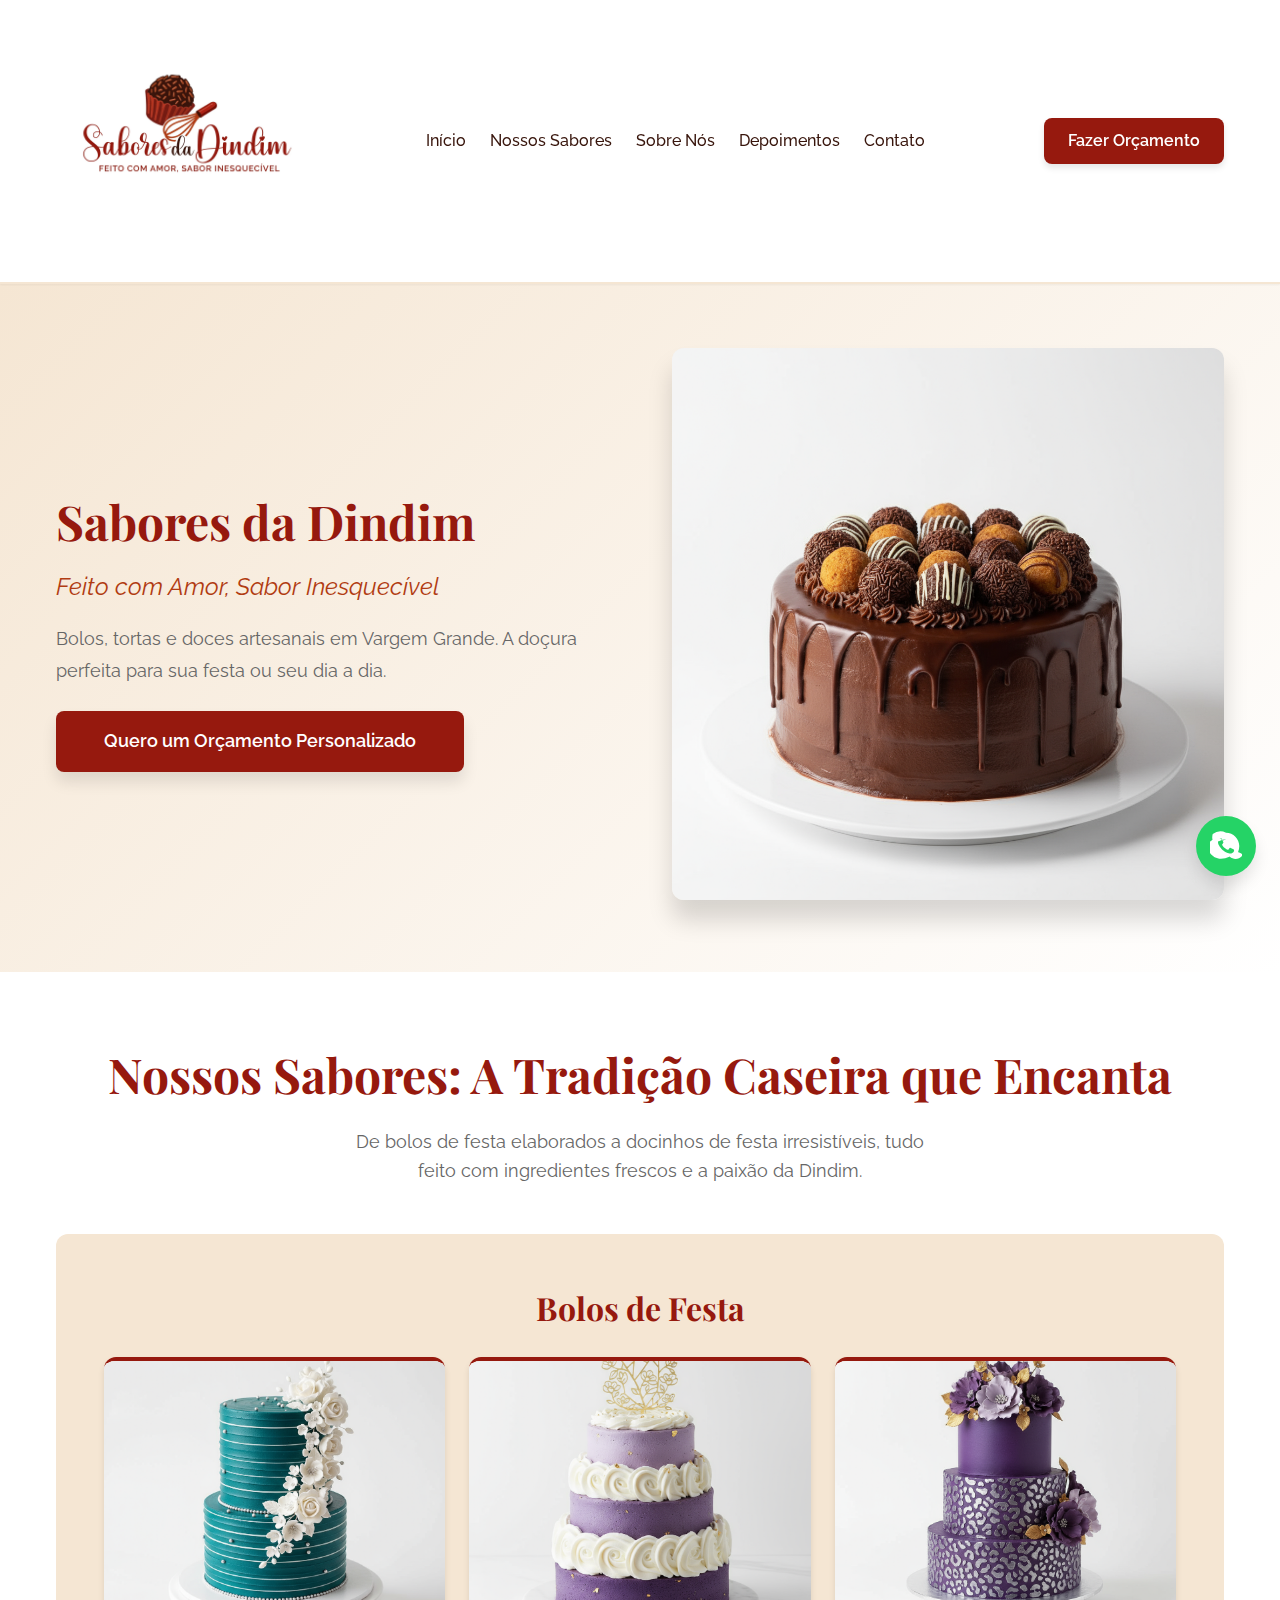
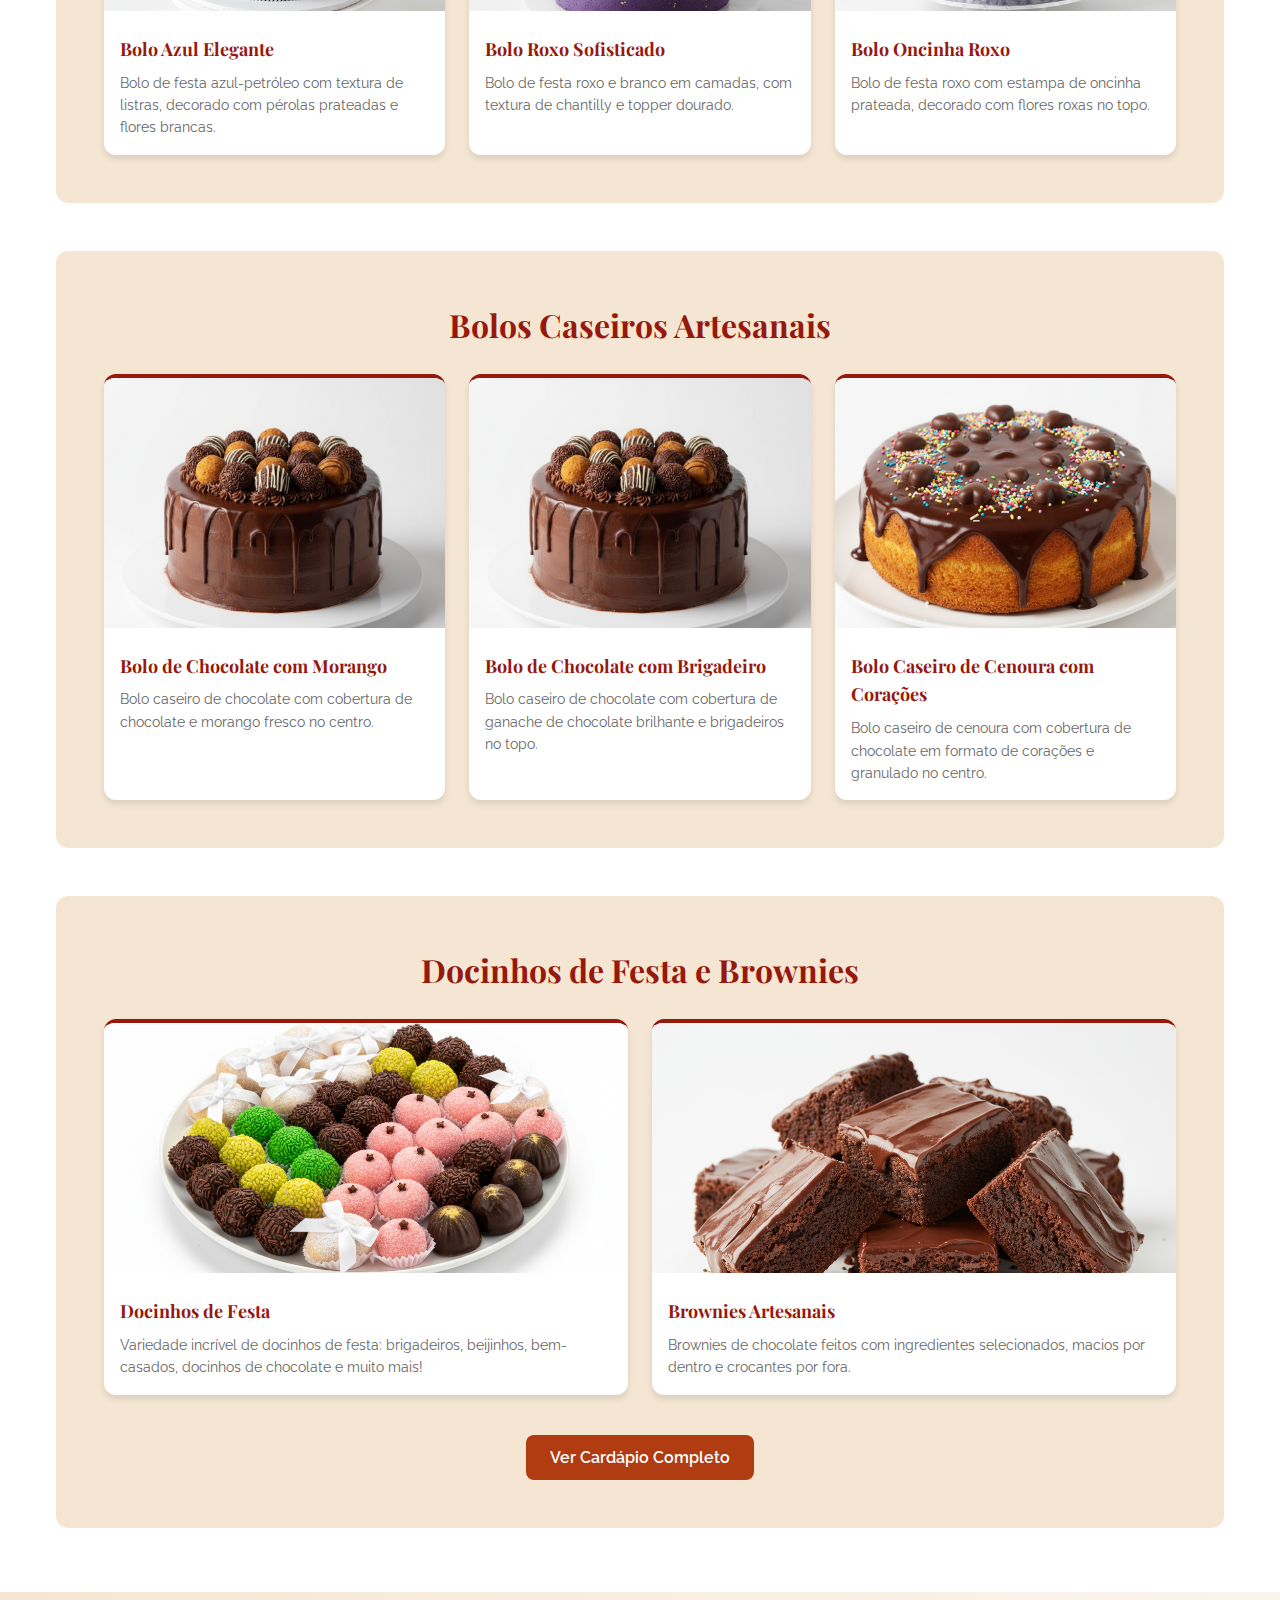
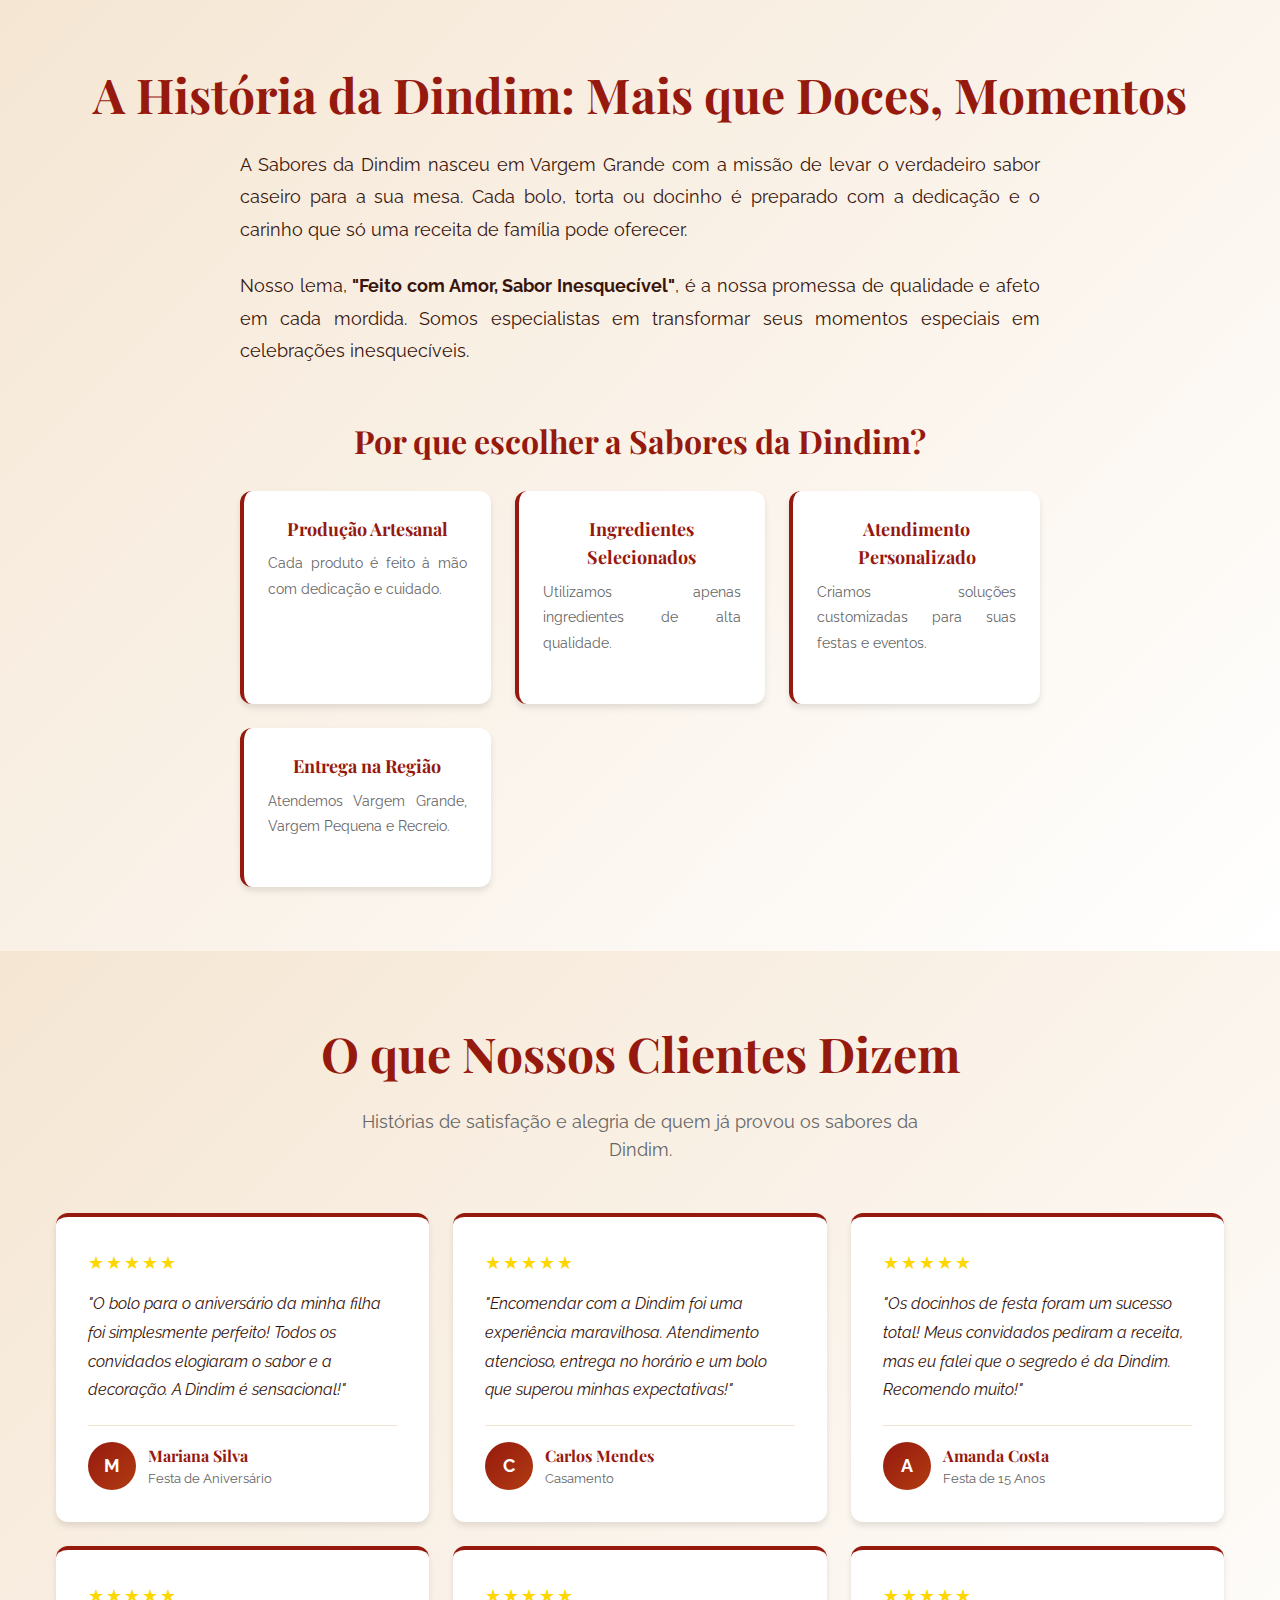
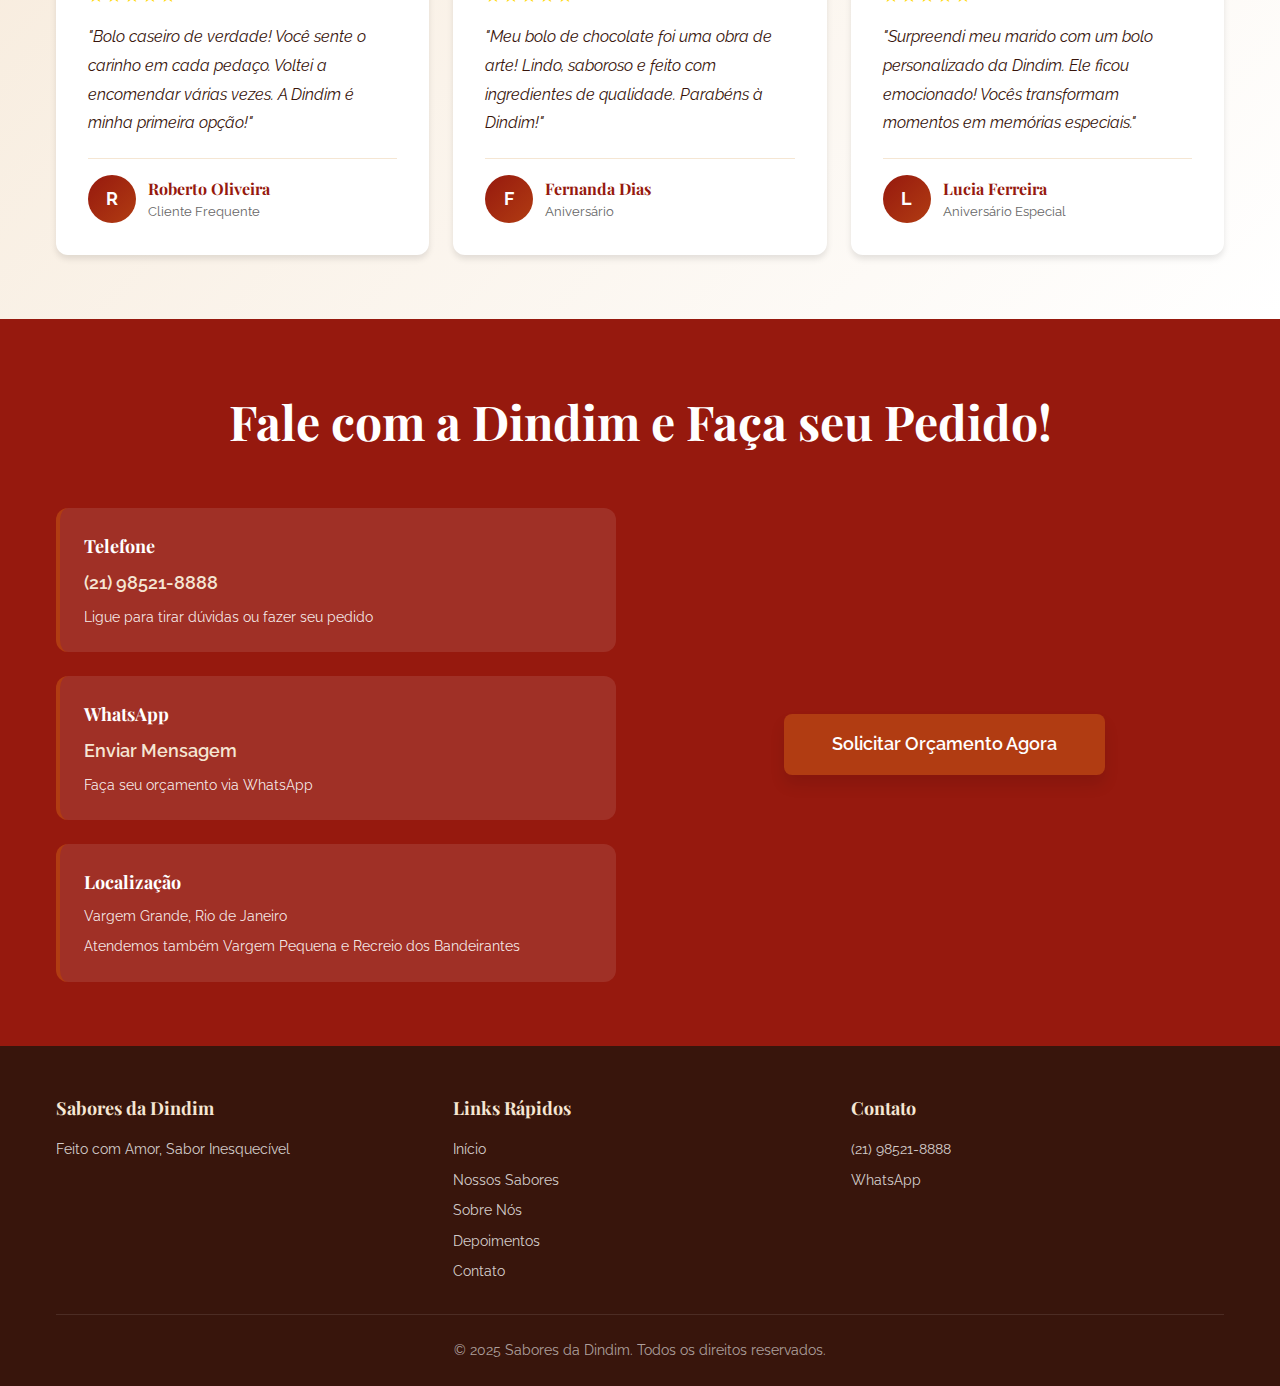
<file: sabores_dindim_final.html>
<!DOCTYPE html>
<html lang="pt-BR">
<head>
    <meta charset="UTF-8">
    <meta name="viewport" content="width=device-width, initial-scale=1.0">
    <meta name="description" content="Sabores da Dindim - Bolos, tortas e doces artesanais feitos com amor em Vargem Grande, Rio de Janeiro.">
    <meta name="theme-color" content="#96190E">
    <title>Sabores da Dindim - Bolos e Doces Artesanais</title>
    <link href="https://fonts.googleapis.com/css2?family=Raleway:wght@300;400;500;600;700&family=Playfair+Display:wght@700&display=swap" rel="stylesheet">
    <style>
        :root {
            --color-primary: #96190E;
            --color-secondary: #B13C12;
            --color-accent: #38150C;
            --color-dark: #38150C;
            --color-light: #F5E6D3;
            --color-white: #FFFFFF;
            --color-text: #38150C;
            --color-text-light: #666666;
            --shadow-sm: 0 1px 2px rgba(0, 0, 0, 0.05);
            --shadow-md: 0 4px 6px rgba(0, 0, 0, 0.1);
            --shadow-lg: 0 10px 15px rgba(0, 0, 0, 0.1);
            --shadow-xl: 0 20px 25px rgba(0, 0, 0, 0.15);
        }

        * {
            margin: 0;
            padding: 0;
            box-sizing: border-box;
        }

        html {
            scroll-behavior: smooth;
        }

        body {
            font-family: 'Raleway', sans-serif;
            font-size: 16px;
            line-height: 1.6;
            color: var(--color-text);
            background-color: var(--color-white);
        }

        h1, h2, h3, h4, h5, h6 {
            font-family: 'Playfair Display', serif;
            color: var(--color-primary);
        }

        .container {
            max-width: 1200px;
            margin: 0 auto;
            padding: 0 16px;
        }

        /* HEADER */
        .header {
            background-color: var(--color-white);
            border-bottom: 2px solid var(--color-light);
            position: sticky;
            top: 0;
            z-index: 100;
            box-shadow: var(--shadow-sm);
        }

        .header-content {
            display: flex;
            align-items: center;
            justify-content: space-between;
            padding: 16px 0;
            gap: 24px;
        }

        .logo {
            display: flex;
            align-items: center;
            gap: 12px;
            flex-shrink: 0;
        }

        .logo img {
            height: 250px;
            width: auto;
            object-fit: contain;
        }

        .nav {
            display: flex;
            gap: 24px;
            flex: 1;
            justify-content: center;
        }

        .nav-link {
            color: var(--color-text);
            text-decoration: none;
            font-weight: 500;
            transition: color 0.3s ease;
            font-family: 'Raleway', sans-serif;
        }

        .nav-link:hover {
            color: var(--color-primary);
        }

        .btn-primary, .btn-secondary, .btn-large {
            display: inline-block;
            padding: 10px 24px;
            border-radius: 8px;
            text-decoration: none;
            font-weight: 600;
            transition: all 0.3s ease;
            cursor: pointer;
            border: none;
            font-size: 16px;
            text-align: center;
            font-family: 'Raleway', sans-serif;
        }

        .btn-primary {
            background-color: var(--color-primary);
            color: var(--color-white);
            box-shadow: var(--shadow-md);
        }

        .btn-primary:hover {
            background-color: var(--color-accent);
            box-shadow: var(--shadow-lg);
            transform: translateY(-2px);
        }

        .btn-large {
            padding: 16px 48px;
            font-size: 18px;
            background-color: var(--color-primary);
            color: var(--color-white);
            box-shadow: var(--shadow-lg);
        }

        .btn-large:hover {
            background-color: var(--color-accent);
            box-shadow: var(--shadow-xl);
            transform: translateY(-3px);
        }

        .btn-secondary {
            background-color: var(--color-secondary);
            color: var(--color-white);
            margin-top: 16px;
        }

        .btn-secondary:hover {
            background-color: var(--color-primary);
        }

        /* HERO */
        .hero {
            background: linear-gradient(135deg, var(--color-light) 0%, var(--color-white) 100%);
            padding: 64px 0;
        }

        .hero-content {
            display: grid;
            grid-template-columns: 1fr 1fr;
            gap: 64px;
            align-items: center;
        }

        .hero-text h2 {
            font-size: 48px;
            color: var(--color-primary);
            margin-bottom: 8px;
            font-weight: 700;
            font-family: 'Playfair Display', serif;
        }

        .hero-subtitle {
            font-size: 24px;
            color: var(--color-secondary);
            font-style: italic;
            margin-bottom: 16px;
            font-family: 'Raleway', sans-serif;
        }

        .hero-description {
            font-size: 18px;
            color: var(--color-text-light);
            margin-bottom: 24px;
            line-height: 1.8;
        }

        .hero-image img {
            width: 100%;
            height: auto;
            border-radius: 12px;
            box-shadow: var(--shadow-xl);
            object-fit: cover;
        }

        /* SECTIONS */
        section {
            padding: 64px 0;
        }

        .section-title {
            font-size: 48px;
            color: var(--color-primary);
            text-align: center;
            margin-bottom: 16px;
            font-weight: 700;
            font-family: 'Playfair Display', serif;
        }

        .section-subtitle {
            font-size: 18px;
            color: var(--color-text-light);
            text-align: center;
            margin-bottom: 48px;
            max-width: 600px;
            margin-left: auto;
            margin-right: auto;
        }

        /* SABORES */
        .sabores {
            background-color: var(--color-white);
        }

        .categorias {
            display: flex;
            flex-direction: column;
            gap: 48px;
        }

        .categoria {
            background-color: var(--color-light);
            padding: 48px;
            border-radius: 12px;
        }

        .categoria h3 {
            font-size: 32px;
            color: var(--color-primary);
            margin-bottom: 24px;
            text-align: center;
            font-family: 'Playfair Display', serif;
        }

        .produtos-grid {
            display: grid;
            grid-template-columns: repeat(auto-fit, minmax(280px, 1fr));
            gap: 24px;
        }

        .produto {
            background-color: var(--color-white);
            border-radius: 12px;
            overflow: hidden;
            box-shadow: var(--shadow-md);
            transition: transform 0.3s ease, box-shadow 0.3s ease;
            border-top: 4px solid var(--color-primary);
        }

        .produto:hover {
            transform: translateY(-8px);
            box-shadow: var(--shadow-lg);
        }

        .produto img {
            width: 100%;
            height: 250px;
            object-fit: cover;
            background-color: var(--color-light);
        }

        .produto h4 {
            font-size: 18px;
            color: var(--color-primary);
            padding: 16px 16px 8px 16px;
            margin: 0;
            font-family: 'Playfair Display', serif;
        }

        .produto p {
            font-size: 14px;
            color: var(--color-text-light);
            padding: 0 16px 16px 16px;
            margin: 0;
        }

        /* SOBRE */
        .sobre {
            background: linear-gradient(135deg, var(--color-light) 0%, var(--color-white) 100%);
        }

        .sobre-content {
            max-width: 800px;
            margin: 0 auto;
        }

        .sobre-content p {
            font-size: 18px;
            color: var(--color-text);
            margin-bottom: 24px;
            line-height: 1.8;
            text-align: justify;
        }

        .diferenciais {
            margin-top: 48px;
        }

        .diferenciais h3 {
            font-size: 32px;
            color: var(--color-primary);
            text-align: center;
            margin-bottom: 24px;
            font-family: 'Playfair Display', serif;
        }

        .diferenciais-grid {
            display: grid;
            grid-template-columns: repeat(auto-fit, minmax(200px, 1fr));
            gap: 24px;
        }

        .diferencial {
            background-color: var(--color-white);
            padding: 24px;
            border-radius: 12px;
            box-shadow: var(--shadow-md);
            text-align: center;
            border-left: 4px solid var(--color-primary);
        }

        .diferencial h4 {
            font-size: 18px;
            color: var(--color-primary);
            margin-bottom: 8px;
            font-family: 'Playfair Display', serif;
        }

        .diferencial p {
            font-size: 14px;
            color: var(--color-text-light);
        }

        /* DEPOIMENTOS */
        .depoimentos {
            background: linear-gradient(135deg, var(--color-light) 0%, var(--color-white) 100%);
        }

        .depoimentos .section-title {
            color: var(--color-primary);
        }

        .depoimentos-grid {
            display: grid;
            grid-template-columns: repeat(auto-fit, minmax(300px, 1fr));
            gap: 24px;
            margin-top: 48px;
        }

        .depoimento {
            background-color: var(--color-white);
            padding: 32px;
            border-radius: 12px;
            box-shadow: var(--shadow-md);
            border-top: 4px solid var(--color-primary);
            transition: transform 0.3s ease, box-shadow 0.3s ease;
            display: flex;
            flex-direction: column;
        }

        .depoimento:hover {
            transform: translateY(-8px);
            box-shadow: var(--shadow-lg);
        }

        .depoimento-stars {
            color: #FFD700;
            font-size: 18px;
            margin-bottom: 12px;
            letter-spacing: 2px;
        }

        .depoimento-texto {
            font-size: 16px;
            color: var(--color-text);
            line-height: 1.8;
            margin-bottom: 20px;
            flex-grow: 1;
            font-style: italic;
        }

        .depoimento-autor {
            display: flex;
            align-items: center;
            gap: 12px;
            border-top: 1px solid var(--color-light);
            padding-top: 16px;
        }

        .depoimento-avatar {
            width: 48px;
            height: 48px;
            border-radius: 50%;
            background: linear-gradient(135deg, var(--color-primary), var(--color-secondary));
            display: flex;
            align-items: center;
            justify-content: center;
            color: var(--color-white);
            font-weight: 700;
            font-size: 18px;
        }

        .depoimento-info h4 {
            font-size: 16px;
            color: var(--color-primary);
            margin: 0;
            font-family: 'Playfair Display', serif;
        }

        .depoimento-info p {
            font-size: 13px;
            color: var(--color-text-light);
            margin: 0;
        }

        /* CONTATO */
        .contato {
            background-color: var(--color-primary);
            color: var(--color-white);
        }

        .contato .section-title {
            color: var(--color-white);
        }

        .contato-content {
            display: grid;
            grid-template-columns: 1fr 1fr;
            gap: 48px;
            align-items: center;
            margin-top: 48px;
        }

        .contato-info {
            display: flex;
            flex-direction: column;
            gap: 24px;
        }

        .info-item {
            background-color: rgba(255, 255, 255, 0.1);
            padding: 24px;
            border-radius: 12px;
            border-left: 4px solid var(--color-secondary);
        }

        .info-item h3 {
            font-size: 18px;
            margin-bottom: 8px;
            color: var(--color-white);
            font-family: 'Playfair Display', serif;
        }

        .contact-link {
            color: var(--color-light);
            text-decoration: none;
            font-weight: 600;
            font-size: 18px;
            display: inline-block;
            transition: color 0.3s ease;
        }

        .contact-link:hover {
            color: var(--color-white);
        }

        .info-item p {
            font-size: 14px;
            color: rgba(255, 255, 255, 0.9);
            margin-top: 8px;
        }

        .contato-cta {
            display: flex;
            justify-content: center;
        }

        .contato-cta .btn-large {
            background-color: var(--color-secondary);
        }

        .contato-cta .btn-large:hover {
            background-color: var(--color-white);
            color: var(--color-primary);
        }

        /* FOOTER */
        .footer {
            background-color: var(--color-dark);
            color: var(--color-white);
            padding: 48px 0 24px 0;
        }

        .footer-content {
            display: grid;
            grid-template-columns: repeat(auto-fit, minmax(200px, 1fr));
            gap: 24px;
            margin-bottom: 24px;
        }

        .footer-section h4 {
            font-size: 18px;
            margin-bottom: 16px;
            color: var(--color-light);
            font-family: 'Playfair Display', serif;
        }

        .footer-section p, .footer-section a {
            font-size: 14px;
            color: rgba(255, 255, 255, 0.8);
            display: block;
            margin-bottom: 8px;
            text-decoration: none;
            transition: color 0.3s ease;
        }

        .footer-section a:hover {
            color: var(--color-light);
        }

        .footer-bottom {
            border-top: 1px solid rgba(255, 255, 255, 0.1);
            padding-top: 24px;
            text-align: center;
            font-size: 14px;
            color: rgba(255, 255, 255, 0.6);
        }

        /* WHATSAPP BUTTON */
        .whatsapp-float {
            position: fixed;
            bottom: 24px;
            right: 24px;
            width: 60px;
            height: 60px;
            background-color: #25D366;
            border-radius: 50%;
            display: flex;
            align-items: center;
            justify-content: center;
            color: var(--color-white);
            text-decoration: none;
            box-shadow: var(--shadow-lg);
            transition: all 0.3s ease;
            z-index: 99;
        }

        .whatsapp-float:hover {
            background-color: #20BA5A;
            transform: scale(1.1);
            box-shadow: var(--shadow-xl);
        }

        .whatsapp-float svg {
            width: 32px;
            height: 32px;
        }

        /* RESPONSIVE */
        @media (max-width: 768px) {
            .header-content {
                flex-wrap: wrap;
                padding: 12px 0;
            }

            .nav {
                order: 3;
                width: 100%;
                flex-wrap: wrap;
                gap: 12px;
                justify-content: flex-start;
            }

            .btn-primary {
                order: 2;
                padding: 8px 16px;
                font-size: 14px;
            }

            .hero-content {
                grid-template-columns: 1fr;
                gap: 24px;
            }

            .hero-text h2 {
                font-size: 32px;
            }

            .contato-content {
                grid-template-columns: 1fr;
            }

            .produtos-grid {
                grid-template-columns: repeat(auto-fit, minmax(200px, 1fr));
            }

            .depoimentos-grid {
                grid-template-columns: 1fr;
            }
        }

        @media (max-width: 480px) {
            .logo img {
                height: 50px;
            }

            .nav-link {
                font-size: 14px;
            }

            .hero-text h2 {
                font-size: 24px;
            }

            .section-title {
                font-size: 24px;
            }

            .produtos-grid {
                grid-template-columns: 1fr;
            }

            .diferenciais-grid {
                grid-template-columns: 1fr;
            }

            .depoimentos-grid {
                grid-template-columns: 1fr;
            }

            .whatsapp-float {
                width: 45px;
                height: 45px;
                bottom: 16px;
                right: 16px;
            }

            .whatsapp-float svg {
                width: 20px;
                height: 20px;
            }
        }
    </style>
</head>
<body>
    <!-- HEADER -->
    <header class="header">
        <div class="container">
            <div class="header-content">
                <div class="logo">
                    <img src="/logo_horizontal.jpg" alt="Logo Sabores da Dindim">
                </div>
                <nav class="nav">
                    <a href="#inicio" class="nav-link">Início</a>
                    <a href="#sabores" class="nav-link">Nossos Sabores</a>
                    <a href="#sobre" class="nav-link">Sobre Nós</a>
                    <a href="#depoimentos" class="nav-link">Depoimentos</a>
                    <a href="#contato" class="nav-link">Contato</a>
                </nav>
                <a href="https://wa.me/5521985218888?text=Olá%2C%20gostaria%20de%20fazer%20um%20orçamento%20de%20bolos%20e%20doces%20para%20festa." class="btn-primary" target="_blank">Fazer Orçamento</a>
            </div>
        </div>
    </header>

    <!-- HERO -->
    <section id="inicio" class="hero">
        <div class="container">
            <div class="hero-content">
                <div class="hero-text">
                    <h2>Sabores da Dindim</h2>
                    <p class="hero-subtitle">Feito com Amor, Sabor Inesquecível</p>
                    <p class="hero-description">Bolos, tortas e doces artesanais em Vargem Grande. A doçura perfeita para sua festa ou seu dia a dia.</p>
                    <a href="https://wa.me/5521985218888?text=Olá%2C%20gostaria%20de%20fazer%20um%20orçamento%20de%20bolos%20e%20doces%20para%20festa." class="btn-large" target="_blank">Quero um Orçamento Personalizado</a>
                </div>
                <div class="hero-image">
                    <img src="/produto_bolo_chocolate_brigadeiro_profissional.jpg" alt="Bolos artesanais Sabores da Dindim" />
                </div>
            </div>
        </div>
    </section>

    <!-- SABORES -->
    <section id="sabores" class="sabores">
        <div class="container">
            <h2 class="section-title">Nossos Sabores: A Tradição Caseira que Encanta</h2>
            <p class="section-subtitle">De bolos de festa elaborados a docinhos de festa irresistíveis, tudo feito com ingredientes frescos e a paixão da Dindim.</p>
            
            <div class="categorias">
                <div class="categoria">
                    <h3>Bolos de Festa</h3>
                    <div class="produtos-grid">
                        <div class="produto">
                            <img src="/produto_bolo_azul_profissional.jpg" alt="Bolo azul com pérolas" />
                            <h4>Bolo Azul Elegante</h4>
                            <p>Bolo de festa azul-petróleo com textura de listras, decorado com pérolas prateadas e flores brancas.</p>
                        </div>
                        <div class="produto">
                            <img src="/produto_bolo_roxo_profissional.jpg" alt="Bolo roxo com chantilly" />
                            <h4>Bolo Roxo Sofisticado</h4>
                            <p>Bolo de festa roxo e branco em camadas, com textura de chantilly e topper dourado.</p>
                        </div>
                        <div class="produto">
                            <img src="/produto_bolo_oncinha_roxo_profissional.jpg" alt="Bolo roxo com oncinha" />
                            <h4>Bolo Oncinha Roxo</h4>
                            <p>Bolo de festa roxo com estampa de oncinha prateada, decorado com flores roxas no topo.</p>
                        </div>
                    </div>
                </div>

                <div class="categoria">
                    <h3>Bolos Caseiros Artesanais</h3>
                    <div class="produtos-grid">
                        <div class="produto">
                            <img src="/produto_bolo_chocolate_brigadeiro_profissional.jpg" alt="Bolo caseiro com morango" />
                            <h4>Bolo de Chocolate com Morango</h4>
                            <p>Bolo caseiro de chocolate com cobertura de chocolate e morango fresco no centro.</p>
                        </div>
                        <div class="produto">
                            <img src="/produto_bolo_chocolate_brigadeiro_profissional.jpg" alt="Bolo caseiro com brigadeiro" />
                            <h4>Bolo de Chocolate com Brigadeiro</h4>
                            <p>Bolo caseiro de chocolate com cobertura de ganache de chocolate brilhante e brigadeiros no topo.</p>
                        </div>
                        <div class="produto">
                            <img src="/produto_bolo_coracoes_profissional.jpg" alt="Bolo caseiro com corações" />
                            <h4>Bolo Caseiro de Cenoura com Corações</h4>
                            <p>Bolo caseiro de cenoura com cobertura de chocolate em formato de corações e granulado no centro.</p>
                        </div>
                    </div>
                </div>

                <div class="categoria">
                    <h3>Docinhos de Festa e Brownies</h3>
                    <div class="produtos-grid">
                        <div class="produto">
                            <img src="/produto_docinhos_festa_profissional.jpg" alt="Docinhos de festa coloridos" />
                            <h4>Docinhos de Festa</h4>
                            <p>Variedade incrível de docinhos de festa: brigadeiros, beijinhos, bem-casados, docinhos de chocolate e muito mais!</p>
                        </div>
                        <div class="produto">
                            <img src="/produto_brownies_profissional.jpg" alt="Brownies de chocolate artesanais" />
                            <h4>Brownies Artesanais</h4>
                            <p>Brownies de chocolate feitos com ingredientes selecionados, macios por dentro e crocantes por fora.</p>
                        </div>
                    </div>
                    <div style="text-align: center; margin-top: 24px;">
                        <a href="https://wa.me/5521985218888?text=Olá%2C%20gostaria%20de%20saber%20mais%20sobre%20os%20docinhos%20de%20festa%20e%20brownies." class="btn-secondary" target="_blank">Ver Cardápio Completo</a>
                    </div>
                </div>
            </div>
        </div>
    </section>

    <!-- SOBRE -->
    <section id="sobre" class="sobre">
        <div class="container">
            <h2 class="section-title">A História da Dindim: Mais que Doces, Momentos</h2>
            <div class="sobre-content">
                <p>A Sabores da Dindim nasceu em Vargem Grande com a missão de levar o verdadeiro sabor caseiro para a sua mesa. Cada bolo, torta ou docinho é preparado com a dedicação e o carinho que só uma receita de família pode oferecer.</p>
                <p>Nosso lema, <strong>"Feito com Amor, Sabor Inesquecível"</strong>, é a nossa promessa de qualidade e afeto em cada mordida. Somos especialistas em transformar seus momentos especiais em celebrações inesquecíveis.</p>
                
                <div class="diferenciais">
                    <h3>Por que escolher a Sabores da Dindim?</h3>
                    <div class="diferenciais-grid">
                        <div class="diferencial">
                            <h4>Produção Artesanal</h4>
                            <p>Cada produto é feito à mão com dedicação e cuidado.</p>
                        </div>
                        <div class="diferencial">
                            <h4>Ingredientes Selecionados</h4>
                            <p>Utilizamos apenas ingredientes de alta qualidade.</p>
                        </div>
                        <div class="diferencial">
                            <h4>Atendimento Personalizado</h4>
                            <p>Criamos soluções customizadas para suas festas e eventos.</p>
                        </div>
                        <div class="diferencial">
                            <h4>Entrega na Região</h4>
                            <p>Atendemos Vargem Grande, Vargem Pequena e Recreio.</p>
                        </div>
                    </div>
                </div>
            </div>
        </div>
    </section>

    <!-- DEPOIMENTOS -->
    <section id="depoimentos" class="depoimentos">
        <div class="container">
            <h2 class="section-title">O que Nossos Clientes Dizem</h2>
            <p class="section-subtitle">Histórias de satisfação e alegria de quem já provou os sabores da Dindim.</p>
            
            <div class="depoimentos-grid">
                <div class="depoimento">
                    <div class="depoimento-stars">★★★★★</div>
                    <p class="depoimento-texto">"O bolo para o aniversário da minha filha foi simplesmente perfeito! Todos os convidados elogiaram o sabor e a decoração. A Dindim é sensacional!"</p>
                    <div class="depoimento-autor">
                        <div class="depoimento-avatar">M</div>
                        <div class="depoimento-info">
                            <h4>Mariana Silva</h4>
                            <p>Festa de Aniversário</p>
                        </div>
                    </div>
                </div>

                <div class="depoimento">
                    <div class="depoimento-stars">★★★★★</div>
                    <p class="depoimento-texto">"Encomendar com a Dindim foi uma experiência maravilhosa. Atendimento atencioso, entrega no horário e um bolo que superou minhas expectativas!"</p>
                    <div class="depoimento-autor">
                        <div class="depoimento-avatar">C</div>
                        <div class="depoimento-info">
                            <h4>Carlos Mendes</h4>
                            <p>Casamento</p>
                        </div>
                    </div>
                </div>

                <div class="depoimento">
                    <div class="depoimento-stars">★★★★★</div>
                    <p class="depoimento-texto">"Os docinhos de festa foram um sucesso total! Meus convidados pediram a receita, mas eu falei que o segredo é da Dindim. Recomendo muito!"</p>
                    <div class="depoimento-autor">
                        <div class="depoimento-avatar">A</div>
                        <div class="depoimento-info">
                            <h4>Amanda Costa</h4>
                            <p>Festa de 15 Anos</p>
                        </div>
                    </div>
                </div>

                <div class="depoimento">
                    <div class="depoimento-stars">★★★★★</div>
                    <p class="depoimento-texto">"Bolo caseiro de verdade! Você sente o carinho em cada pedaço. Voltei a encomendar várias vezes. A Dindim é minha primeira opção!"</p>
                    <div class="depoimento-autor">
                        <div class="depoimento-avatar">R</div>
                        <div class="depoimento-info">
                            <h4>Roberto Oliveira</h4>
                            <p>Cliente Frequente</p>
                        </div>
                    </div>
                </div>

                <div class="depoimento">
                    <div class="depoimento-stars">★★★★★</div>
                    <p class="depoimento-texto">"Meu bolo de chocolate foi uma obra de arte! Lindo, saboroso e feito com ingredientes de qualidade. Parabéns à Dindim!"</p>
                    <div class="depoimento-autor">
                        <div class="depoimento-avatar">F</div>
                        <div class="depoimento-info">
                            <h4>Fernanda Dias</h4>
                            <p>Aniversário</p>
                        </div>
                    </div>
                </div>

                <div class="depoimento">
                    <div class="depoimento-stars">★★★★★</div>
                    <p class="depoimento-texto">"Surpreendi meu marido com um bolo personalizado da Dindim. Ele ficou emocionado! Vocês transformam momentos em memórias especiais."</p>
                    <div class="depoimento-autor">
                        <div class="depoimento-avatar">L</div>
                        <div class="depoimento-info">
                            <h4>Lucia Ferreira</h4>
                            <p>Aniversário Especial</p>
                        </div>
                    </div>
                </div>
            </div>
        </div>
    </section>

    <!-- CONTATO -->
    <section id="contato" class="contato">
        <div class="container">
            <h2 class="section-title">Fale com a Dindim e Faça seu Pedido!</h2>
            <div class="contato-content">
                <div class="contato-info">
                    <div class="info-item">
                        <h3>Telefone</h3>
                        <a href="tel:+5521985218888" class="contact-link">(21) 98521-8888</a>
                        <p>Ligue para tirar dúvidas ou fazer seu pedido</p>
                    </div>
                    <div class="info-item">
                        <h3>WhatsApp</h3>
                        <a href="https://wa.me/5521985218888?text=Olá%2C%20gostaria%20de%20fazer%20um%20orçamento%20de%20bolos%20e%20doces%20para%20festa." class="contact-link" target="_blank">Enviar Mensagem</a>
                        <p>Faça seu orçamento via WhatsApp</p>
                    </div>
                    <div class="info-item">
                        <h3>Localização</h3>
                        <p>Vargem Grande, Rio de Janeiro</p>
                        <p>Atendemos também Vargem Pequena e Recreio dos Bandeirantes</p>
                    </div>
                </div>
                <div class="contato-cta">
                    <a href="https://wa.me/5521985218888?text=Olá%2C%20gostaria%20de%20fazer%20um%20orçamento%20de%20bolos%20e%20doces%20para%20festa." class="btn-large" target="_blank">Solicitar Orçamento Agora</a>
                </div>
            </div>
        </div>
    </section>

    <!-- FOOTER -->
    <footer class="footer">
        <div class="container">
            <div class="footer-content">
                <div class="footer-section">
                    <h4>Sabores da Dindim</h4>
                    <p>Feito com Amor, Sabor Inesquecível</p>
                </div>
                <div class="footer-section">
                    <h4>Links Rápidos</h4>
                    <a href="#inicio">Início</a>
                    <a href="#sabores">Nossos Sabores</a>
                    <a href="#sobre">Sobre Nós</a>
                    <a href="#depoimentos">Depoimentos</a>
                    <a href="#contato">Contato</a>
                </div>
                <div class="footer-section">
                    <h4>Contato</h4>
                    <a href="tel:+5521985218888">(21) 98521-8888</a>
                    <a href="https://wa.me/5521985218888" target="_blank">WhatsApp</a>
                </div>
            </div>
            <div class="footer-bottom">
                <p>&copy; 2025 Sabores da Dindim. Todos os direitos reservados.</p>
            </div>
        </div>
    </footer>

    <!-- WHATSAPP BUTTON -->
    <a href="https://wa.me/5521985218888?text=Olá%2C%20gostaria%20de%20fazer%20um%20orçamento%20de%20bolos%20e%20doces%20para%20festa." class="whatsapp-float" target="_blank" title="Fale conosco no WhatsApp">
        <svg viewBox="0 0 24 24" xmlns="http://www.w3.org/2000/svg">
            <path d="M17.472 14.382c-.297-.149-1.758-.867-2.03-.967-.273-.099-.471-.148-.67.15-.197.297-.767.966-.94 1.164-.173.199-.347.223-.644.075-.297-.15-1.255-.463-2.39-1.475-.883-.788-1.48-1.761-1.653-2.059-.173-.297-.018-.458.13-.606.134-.133.298-.347.446-.52.149-.174.198-.298.298-.497.099-.198.05-.371-.025-.52-.075-.149-.669-1.612-.916-2.207-.242-.579-.487-.5-.67-.51-.173-.008-.371-.01-.57-.01-.198 0-.52.074-.792.372-.272.297-1.04 1.016-1.04 2.479 0 1.462 1.065 2.875 1.213 3.074.149.198 2.096 3.2 5.076 4.487.709.306 1.262.489 1.694.625.712.227 1.36.195 1.871.118.571-.085 1.758-.719 2.006-1.413.248-.694.248-1.289.173-1.413-.074-.124-.272-.198-.57-.347m-5.421-7.403h-.004a9.87 9.87 0 00-4.946 1.347l-.355.202-.368-.06c-1.286-.264-2.514-.252-3.635.032l-.345.066-.34-.197A9.936 9.936 0 012.04 3.028 9.93 9.93 0 0112.04 2c5.467 0 9.93 4.477 9.93 9.99 0 1.5-.291 2.946-.845 4.275l-.105.341.341.11c1.226.393 2.32.988 3.231 1.786l.13.102-.102.13c-1.36 1.795-3.359 2.931-5.489 2.931-1.54 0-3.011-.523-4.23-1.523l-.223-.174-.247.12c-1.84.9-4.012 1.405-6.219 1.405-5.487 0-9.979-4.479-9.979-9.983 0-1.487.291-2.951.845-4.278l.105-.34-.34-.11C2.04 10.731.949 10.135.039 9.338L-.09 9.21l.102-.13C1.378 7.282 3.379 6.147 5.509 6.147c1.54 0 3.011.524 4.23 1.524l.224.174.246-.12c1.84-.9 4.013-1.406 6.22-1.406" fill="currentColor"/>
        </svg>
    </a>

    <script>
        document.querySelectorAll('a[href^="#"]').forEach(anchor => {
            anchor.addEventListener('click', function (e) {
                const href = this.getAttribute('href')
                if (href !== '#' && document.querySelector(href)) {
                    e.preventDefault()
                    const target = document.querySelector(href)
                    target.scrollIntoView({
                        behavior: 'smooth',
                        block: 'start'
                    })
                }
            })
        })
    </script>
</body>
</html>
</file>
